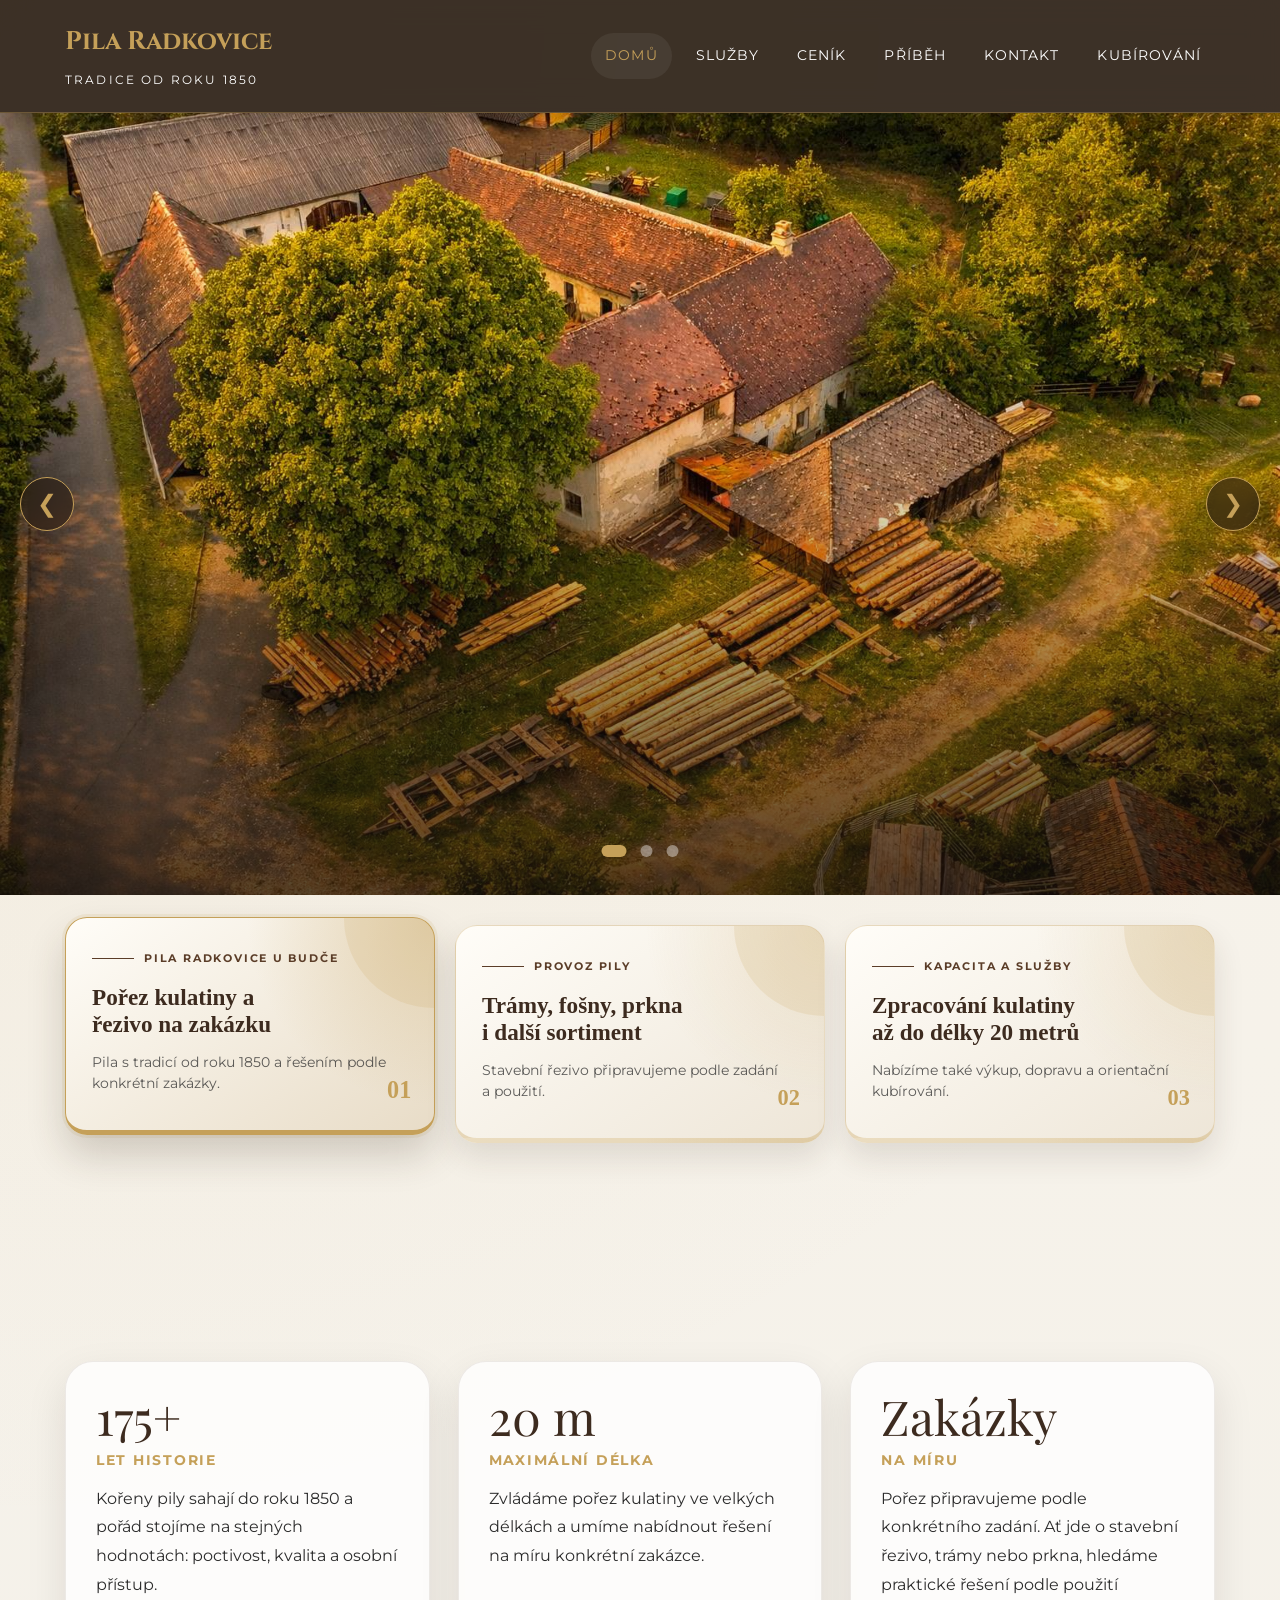
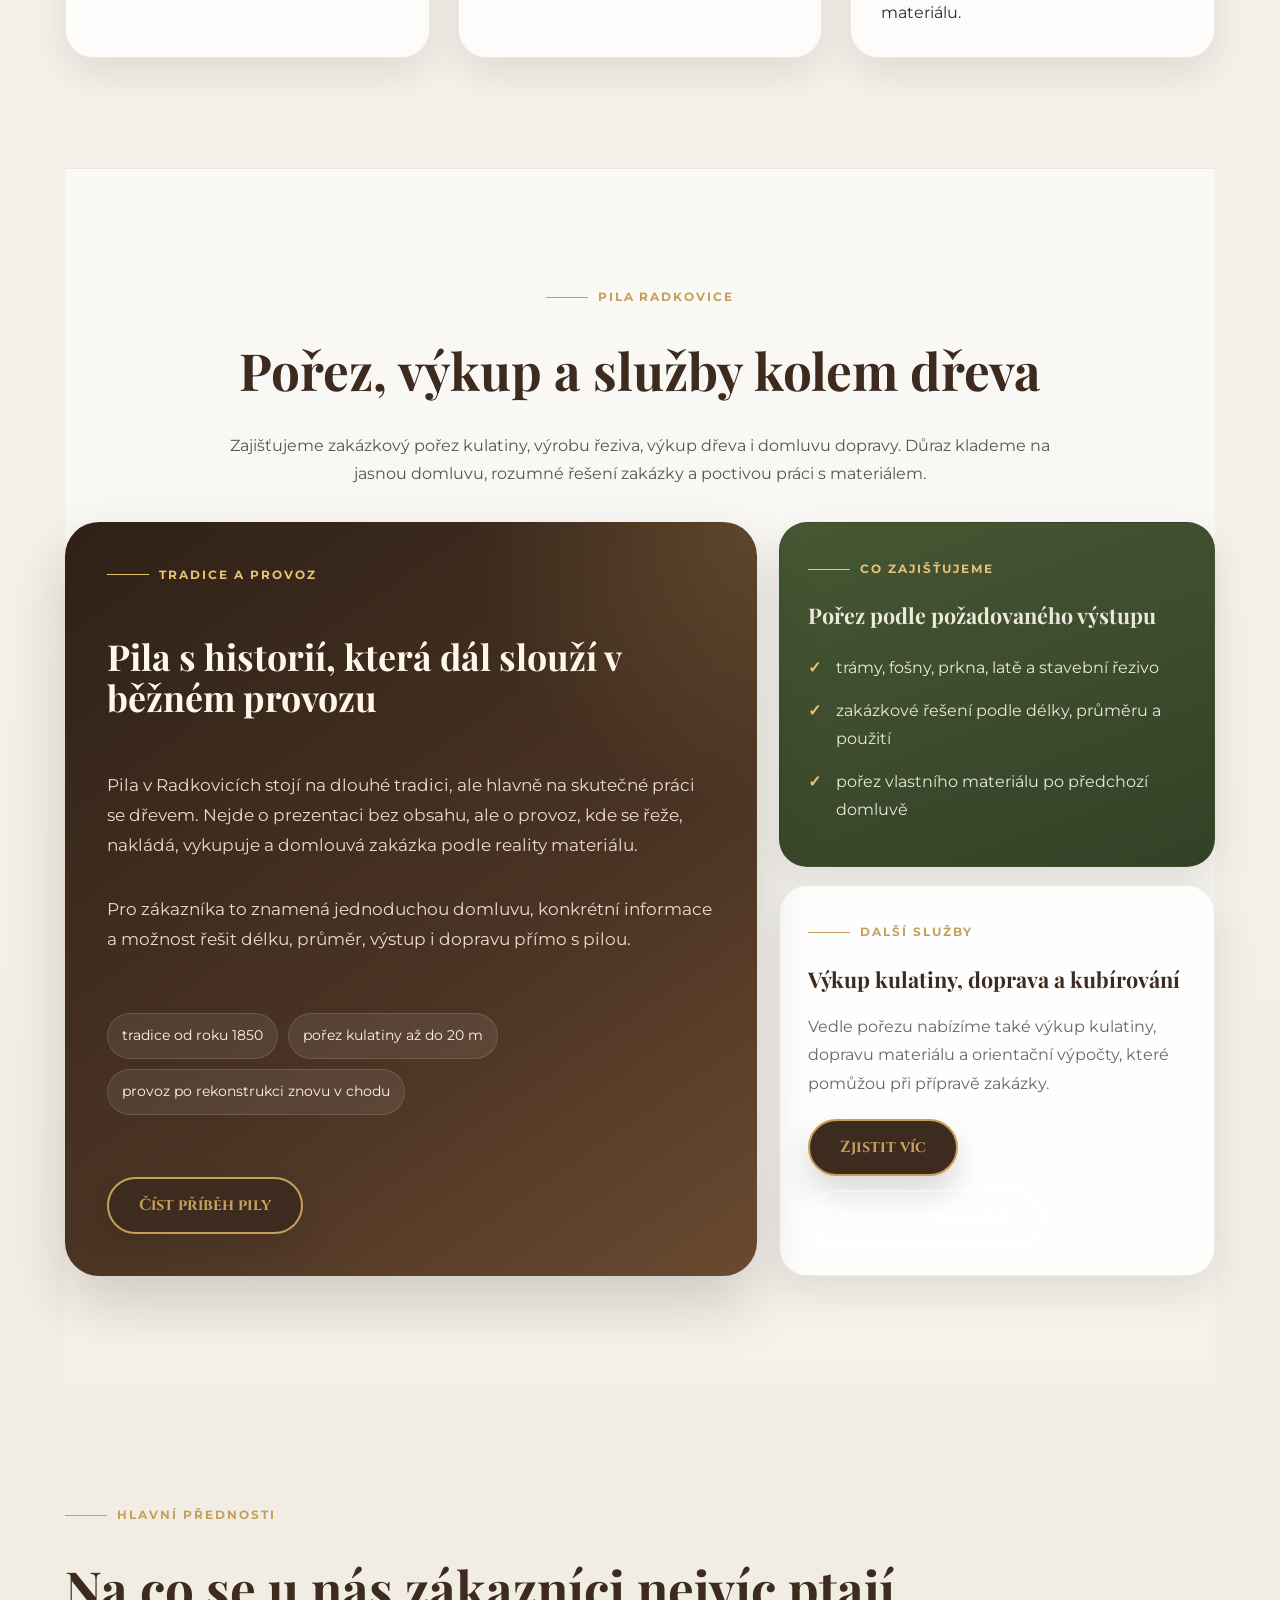
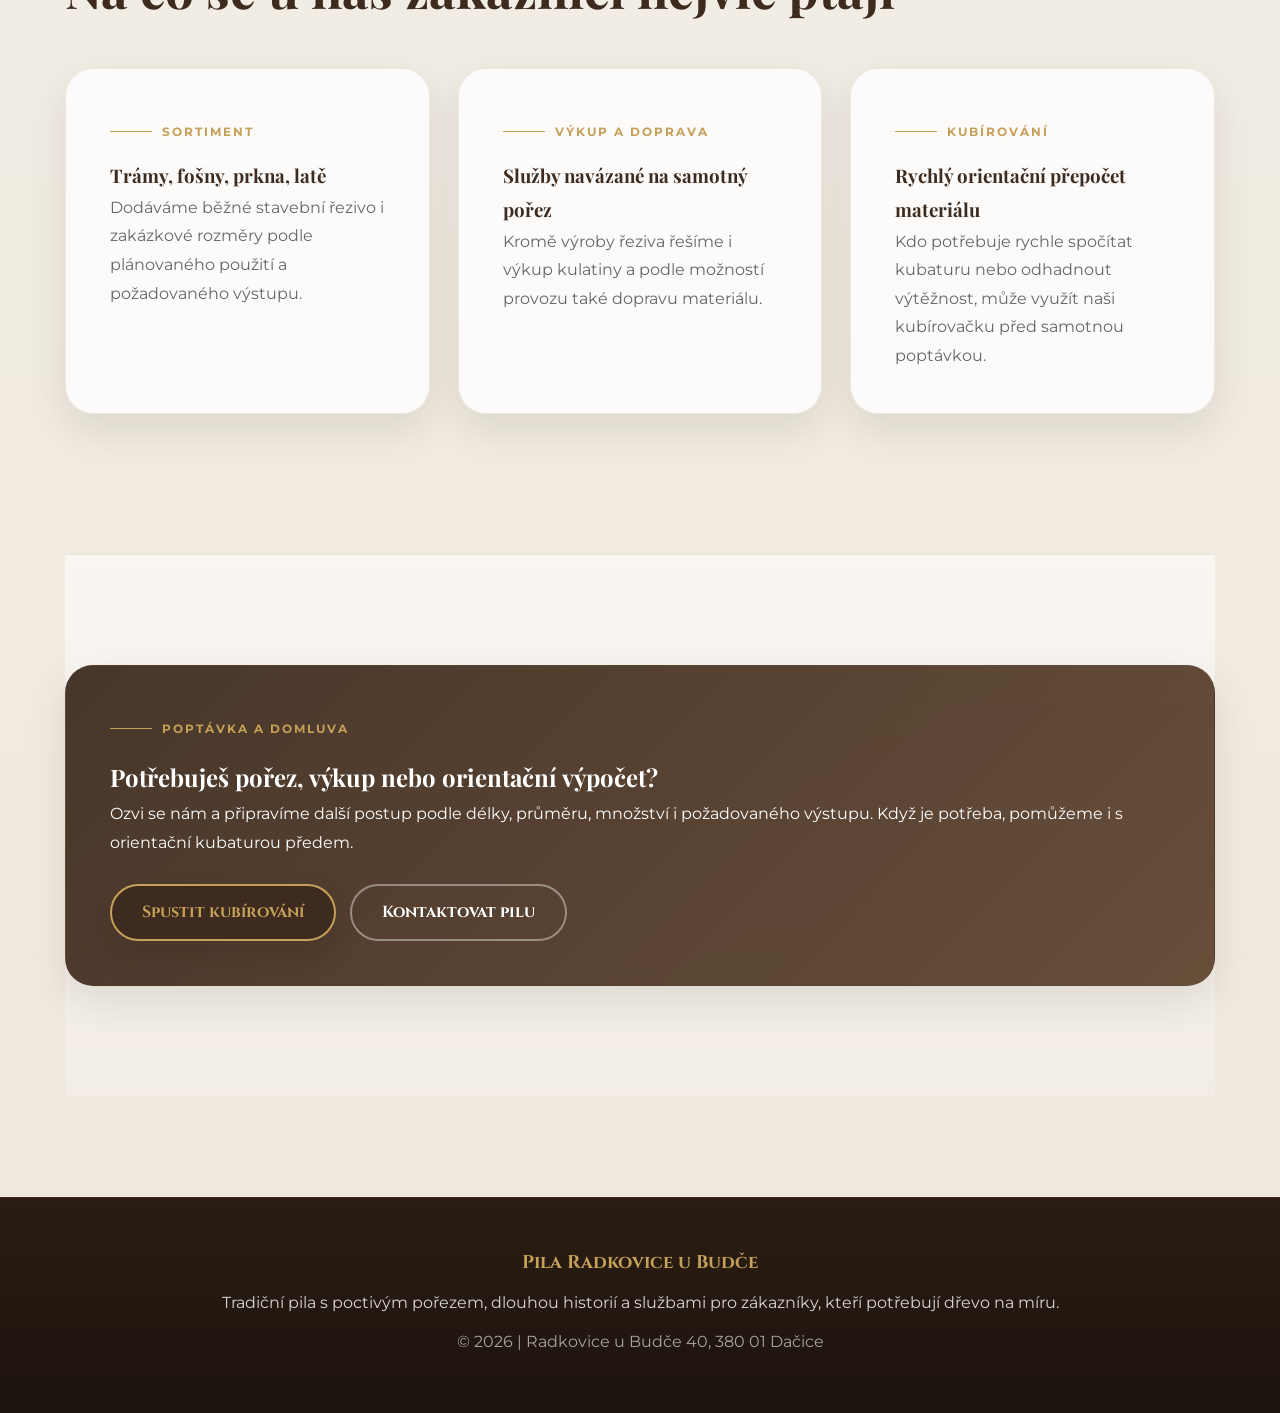
<file: index.html>
<!DOCTYPE html>
<html lang="cs">
<head>
  <meta charset="utf-8">
  <meta name="viewport" content="width=device-width, initial-scale=1.0">
  <title>Pila Radkovice u Budče | Založeno 1850</title>
  <link rel="stylesheet" href="css/style.css">
</head>
<body class="page-home">

  <header class="site-header">
    <div class="container header-inner">
      <a class="brand" href="index.html">
        <strong>Pila Radkovice</strong>
        <span>Tradice od roku 1850</span>
      </a>
      <button class="hamburger" aria-label="Otevřít menu" aria-expanded="false" aria-controls="main-nav">
        <span></span>
        <span></span>
        <span></span>
      </button>
      <nav class="nav" id="main-nav">
        <a class="active" href="index.html">Domů</a>
        <a href="Sluzby.html">Služby</a>
        <a href="Cenik.html">Ceník</a>
        <a href="Historie.html">Příběh</a>
        <a href="Kontakty.html">Kontakt</a>
        <a href="Kubirace.html">Kubírování</a>
      </nav>
    </div>
  </header>

  <section class="main-carousel">
    <div class="carousel-container">
      <div class="main-slide active" style="background-image: url('img/homepage.jpg');">
      </div>

      <div class="main-slide" style="background-image: url('img/img3.jpg');">
      </div>

      <div class="main-slide" style="background-image: url('img/img2.jpg');">
      </div>

      <button class="carousel-arrow prev" onclick="changeSlide(-1)">&#10094;</button>
      <button class="carousel-arrow next" onclick="changeSlide(1)">&#10095;</button>

      <div class="carousel-indicators">
        <span class="ind-dot active" onclick="setSlide(0)"></span>
        <span class="ind-dot" onclick="setSlide(1)"></span>
        <span class="ind-dot" onclick="setSlide(2)"></span>
      </div>
    </div>
  </section>

  <section class="carousel-info-strip container" aria-label="Informace z hlavního carouselu">
    <button class="carousel-info-card active" type="button" data-carousel-info="0">
      <span class="eyebrow">Pila Radkovice u Budče</span>
      <strong>Pořez kulatiny a řezivo na zakázku</strong>
      <span>Pila s tradicí od roku 1850 a řešením podle konkrétní zakázky.</span>
    </button>
    <button class="carousel-info-card" type="button" data-carousel-info="1">
      <span class="eyebrow">Provoz pily</span>
      <strong>Trámy, fošny, prkna i další sortiment</strong>
      <span>Stavební řezivo připravujeme podle zadání a použití.</span>
    </button>
    <button class="carousel-info-card" type="button" data-carousel-info="2">
      <span class="eyebrow">Kapacita a služby</span>
      <strong>Zpracování kulatiny až do délky 20 metrů</strong>
      <span>Nabízíme také výkup, dopravu a orientační kubírování.</span>
    </button>
  </section>

  <main class="container page-content">
    <section class="section">
      <div class="kpi-strip">
        <article class="stat-card">
          <span class="stat-value">175+</span>
          <span class="stat-label">let historie</span>
          <p>Kořeny pily sahají do roku 1850 a pořád stojíme na stejných hodnotách: poctivost, kvalita a osobní přístup.</p>
        </article>
        <article class="stat-card">
          <span class="stat-value">20 m</span>
          <span class="stat-label">maximální délka</span>
          <p>Zvládáme pořez kulatiny ve velkých délkách a umíme nabídnout řešení na míru konkrétní zakázce.</p>
        </article>
        <article class="stat-card">
          <span class="stat-value">Zakázky</span>
          <span class="stat-label">na míru</span>
          <p>Pořez připravujeme podle konkrétního zadání. Ať jde o stavební řezivo, trámy nebo prkna, hledáme praktické řešení podle použití materiálu.</p>
        </article>
      </div>
    </section>

    <section class="section section-alt home-why-section">
      <div class="section-head">
        <span class="eyebrow">Pila Radkovice</span>
        <h2>Pořez, výkup a služby kolem dřeva</h2>
        <p class="lead">Zajišťujeme zakázkový pořez kulatiny, výrobu řeziva, výkup dřeva i domluvu dopravy. Důraz klademe na jasnou domluvu, rozumné řešení zakázky a poctivou práci s materiálem.</p>
      </div>

      <div class="home-story-layout">
        <article class="home-story-main">
          <div class="home-story-main-inner">
            <span class="eyebrow">Tradice a provoz</span>
            <h3>Pila s historií, která dál slouží v běžném provozu</h3>
            <p>Pila v Radkovicích stojí na dlouhé tradici, ale hlavně na skutečné práci se dřevem. Nejde o prezentaci bez obsahu, ale o provoz, kde se řeže, nakládá, vykupuje a domlouvá zakázka podle reality materiálu.</p>
            <p>Pro zákazníka to znamená jednoduchou domluvu, konkrétní informace a možnost řešit délku, průměr, výstup i dopravu přímo s pilou.</p>
            <div class="home-story-points">
              <span>tradice od roku 1850</span>
              <span>pořez kulatiny až do 20 m</span>
              <span>provoz po rekonstrukci znovu v chodu</span>
            </div>
            <div class="button-row">
              <a href="Historie.html" class="btn">Číst příběh pily</a>
            </div>
          </div>
        </article>

        <div class="home-story-side">
          <article class="home-story-card home-story-card-dark">
            <span class="eyebrow">Co zajišťujeme</span>
            <h3>Pořez podle požadovaného výstupu</h3>
            <ul class="service-stack">
              <li>trámy, fošny, prkna, latě a stavební řezivo</li>
              <li>zakázkové řešení podle délky, průměru a použití</li>
              <li>pořez vlastního materiálu po předchozí domluvě</li>
            </ul>
          </article>

          <article class="home-story-card">
            <span class="eyebrow">Další služby</span>
            <h3>Výkup kulatiny, doprava a kubírování</h3>
            <p class="muted">Vedle pořezu nabízíme také výkup kulatiny, dopravu materiálu a orientační výpočty, které pomůžou při přípravě zakázky.</p>
            <div class="button-row">
              <a href="Sluzby.html" class="btn">Zjistit víc</a>
              <a href="Kubirace.html" class="btn-secondary">Spustit kalkulačku</a>
            </div>
          </article>
        </div>
      </div>
    </section>

    <section class="section">
      <div class="section-head">
        <span class="eyebrow">Hlavní přednosti</span>
        <h2>Na co se u nás zákazníci nejvíc ptají</h2>
      </div>

      <div class="feature-grid">
        <article class="card">
          <div class="card-pad">
            <span class="eyebrow">Sortiment</span>
            <h3>Trámy, fošny, prkna, latě</h3>
            <p class="muted">Dodáváme běžné stavební řezivo i zakázkové rozměry podle plánovaného použití a požadovaného výstupu.</p>
          </div>
        </article>
        <article class="card">
          <div class="card-pad">
            <span class="eyebrow">Výkup a doprava</span>
            <h3>Služby navázané na samotný pořez</h3>
            <p class="muted">Kromě výroby řeziva řešíme i výkup kulatiny a podle možností provozu také dopravu materiálu.</p>
          </div>
        </article>
        <article class="card">
          <div class="card-pad">
            <span class="eyebrow">Kubírování</span>
            <h3>Rychlý orientační přepočet materiálu</h3>
            <p class="muted">Kdo potřebuje rychle spočítat kubaturu nebo odhadnout výtěžnost, může využít naši kubírovačku před samotnou poptávkou.</p>
          </div>
        </article>
      </div>
    </section>

    <section class="section section-alt">
      <div class="cta-band">
        <span class="eyebrow">Poptávka a domluva</span>
        <h2>Potřebuješ pořez, výkup nebo orientační výpočet?</h2>
        <p>Ozvi se nám a připravíme další postup podle délky, průměru, množství i požadovaného výstupu. Když je potřeba, pomůžeme i s orientační kubaturou předem.</p>
        <div class="button-row">
          <a href="Kubirace.html" class="btn">Spustit kubírování</a>
          <a href="Kontakty.html" class="btn-secondary">Kontaktovat pilu</a>
        </div>
      </div>
    </section>
  </main>

  <footer class="site-footer">
    <div class="container">
      <strong>Pila Radkovice u Budče</strong>
      <p>Tradiční pila s poctivým pořezem, dlouhou historií a službami pro zákazníky, kteří potřebují dřevo na míru.</p>
      <p class="muted">© <span id="y"></span> | Radkovice u Budče 40, 380 01 Dačice</p>
    </div>
  </footer>

  <script src="js/site.js" defer></script>
</body>
</html>
</file>
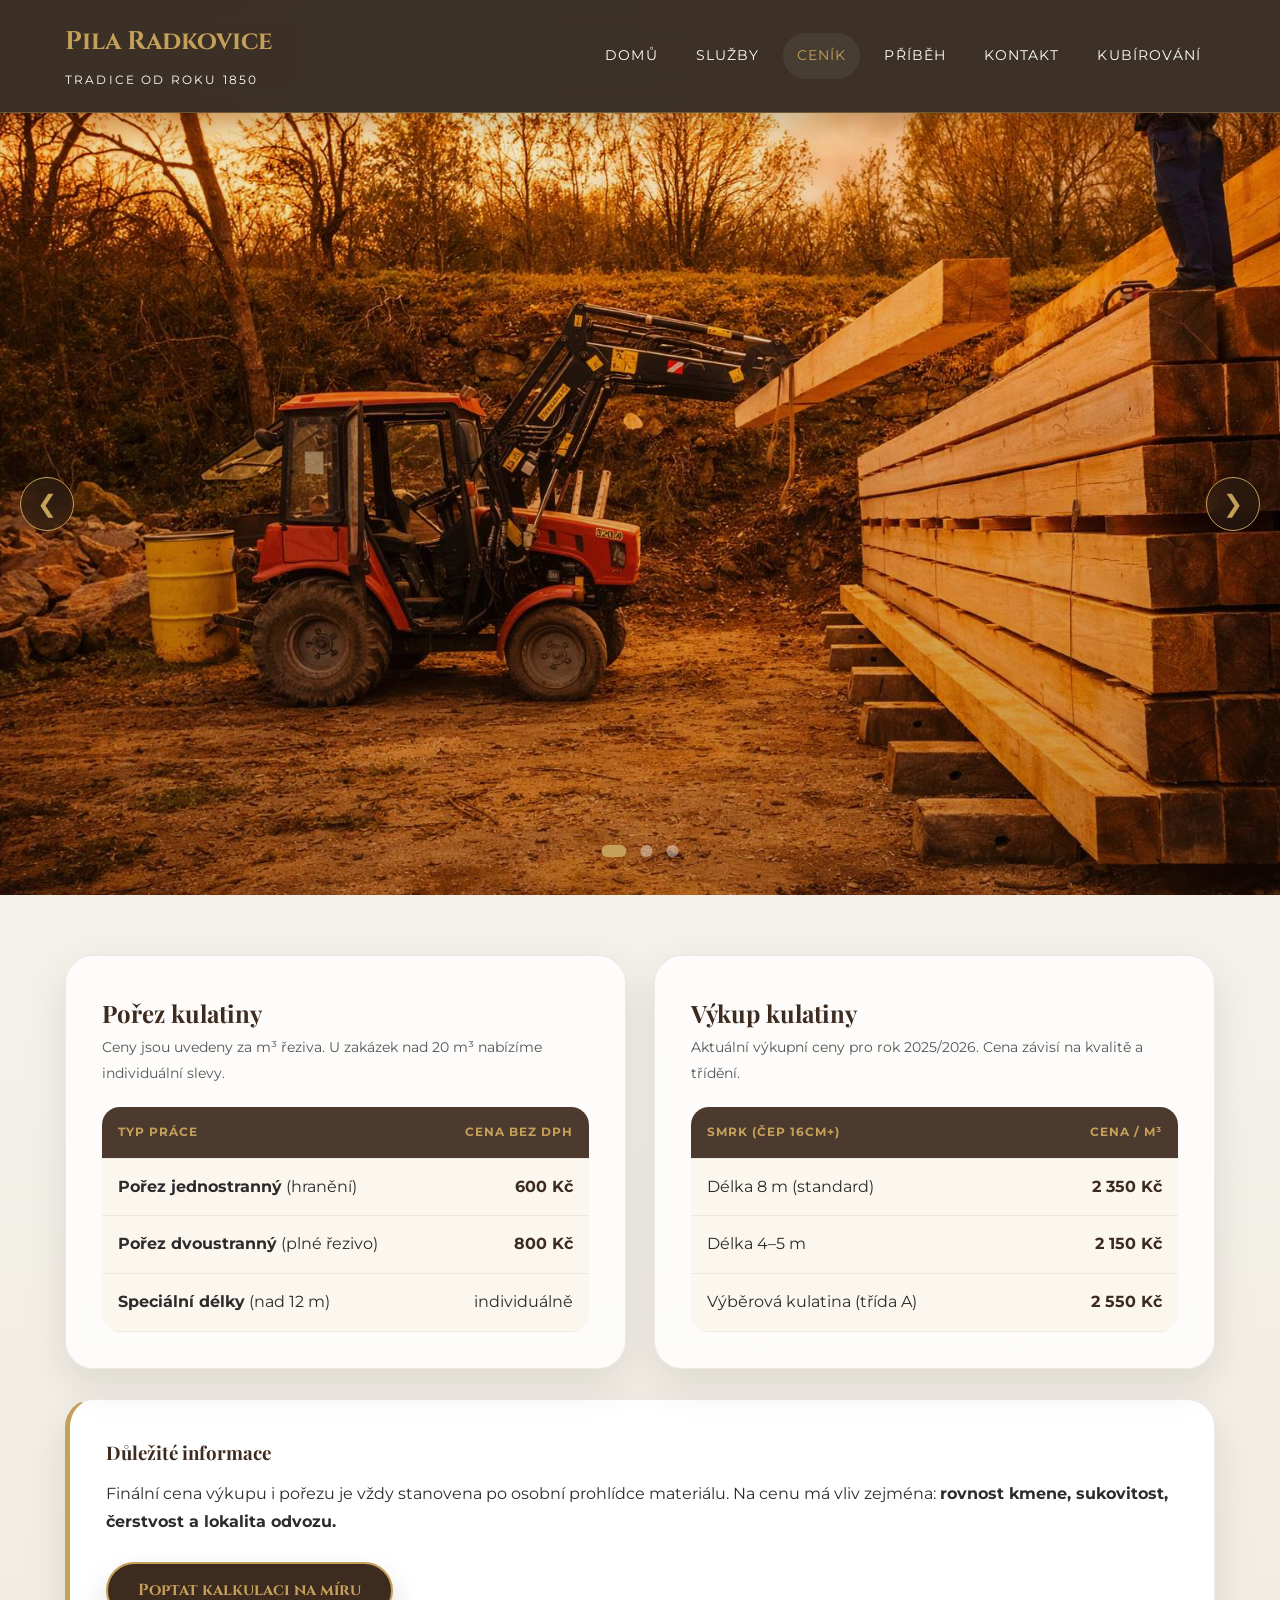
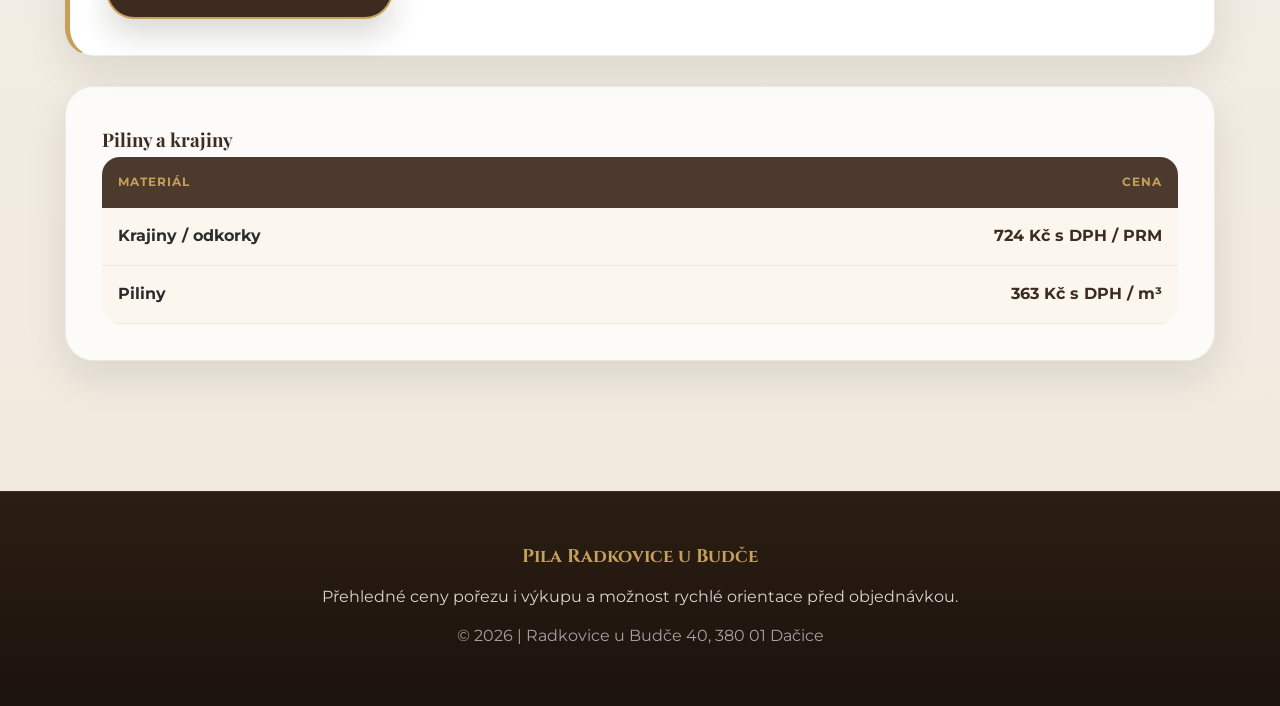
<file: Cenik.html>
<!DOCTYPE html>
<html lang="cs">
<head>
  <meta charset="utf-8">
  <meta name="viewport" content="width=device-width, initial-scale=1.0">
  <title>Ceník služeb | Pila Radkovice</title>
  <link rel="stylesheet" href="css/style.css">
</head>
<body>

  <header class="site-header">
    <div class="container header-inner">
      <a class="brand" href="index.html">
        <strong>Pila Radkovice</strong>
        <span>Tradice od roku 1850</span>
      </a>
      <button class="hamburger" aria-label="Otevřít menu" aria-expanded="false" aria-controls="main-nav">
        <span></span>
        <span></span>
        <span></span>
      </button>
      <nav class="nav" id="main-nav">
        <a href="index.html">Domů</a>
        <a href="Sluzby.html">Služby</a>
        <a class="active" href="Cenik.html">Ceník</a>
        <a href="Historie.html">Příběh</a>
        <a href="Kontakty.html">Kontakt</a>
        <a href="Kubirace.html">Kubírování</a>
      </nav>
    </div>
  </header>

<section class="main-carousel">
  <div class="carousel-container">
    
    <div class="main-slide active" style="background-image: url('img/cenik1.jpg');">
    </div>
    <div class="main-slide" style="background-image: url('img/cenik2.jpg');">
    </div>

    <div class="main-slide" style="background-image: url('img/cenik3.jpg');">
    </div>

    <button class="carousel-arrow prev" onclick="changeSlide(-1)">&#10094;</button>
    <button class="carousel-arrow next" onclick="changeSlide(1)">&#10095;</button>
    
    <div class="carousel-indicators">
      <span class="ind-dot active" onclick="setSlide(0)"></span>
      <span class="ind-dot" onclick="setSlide(1)"></span>
      <span class="ind-dot" onclick="setSlide(2)"></span>
    </div>
  </div>
</section>

  <main class="container page-content">
    
    <div class="grid">
      <section class="card">
        <div class="card-pad">
          <h2>Pořez kulatiny</h2>
          <p style="margin-bottom: 20px; font-size: 0.9rem; opacity: 0.8;">Ceny jsou uvedeny za m³ řeziva. U zakázek nad 20 m³ nabízíme individuální slevy.</p>
          
          <div class="table-wrap">
            <table class="modern-table">
              <thead>
                <tr>
                  <th>Typ práce</th>
                  <th style="text-align: right;">Cena bez DPH</th>
                </tr>
              </thead>
              <tbody>
                <tr>
                  <td><strong>Pořez jednostranný</strong> (hranění)</td>
                  <td style="text-align: right;"><span class="highlight">600 Kč</span></td>
                </tr>
                <tr>
                  <td><strong>Pořez dvoustranný</strong> (plné řezivo)</td>
                  <td style="text-align: right;"><span class="highlight">800 Kč</span></td>
                </tr>
                <tr>
                  <td><strong>Speciální délky</strong> (nad 12 m)</td>
                  <td style="text-align: right;">individuálně</td>
                </tr>
              </tbody>
            </table>
          </div>
        </div>
      </section>

      <section class="card">
        <div class="card-pad">
          <h2>Výkup kulatiny</h2>
          <p style="margin-bottom: 20px; font-size: 0.9rem; opacity: 0.8;">Aktuální výkupní ceny pro rok 2025/2026. Cena závisí na kvalitě a třídění.</p>
          
          <div class="table-wrap">
            <table class="modern-table">
              <thead>
                <tr>
                  <th>Smrk (čep 16cm+)</th>
                  <th style="text-align: right;">Cena / m³</th>
                </tr>
              </thead>
              <tbody>
                <tr>
                  <td>Délka 8 m (standard)</td>
                  <td style="text-align: right;"><span class="highlight">2 350 Kč</span></td>
                </tr>
                <tr>
                  <td>Délka 4–5 m</td>
                  <td style="text-align: right;"><span class="highlight">2 150 Kč</span></td>
                </tr>
                <tr>
                  <td>Výběrová kulatina (třída A)</td>
                  <td style="text-align: right;"><span class="highlight">2 550 Kč</span></td>
                </tr>
              </tbody>
            </table>
          </div>
        </div>
      </section>
    </div>

    <div class="card" style="border-left: 5px solid var(--gold); background: #fff;">
        <div class="card-pad">
            <h3>Důležité informace</h3>
            <p style="margin-top: 10px;">Finální cena výkupu i pořezu je vždy stanovena po osobní prohlídce materiálu. Na cenu má vliv zejména: <strong>rovnost kmene, sukovitost, čerstvost a lokalita odvozu.</strong></p>
            <div style="margin-top: 25px;">
                <a href="Kontakty.html" class="btn">Poptat kalkulaci na míru</a>
            </div>
        </div>
    </div>

    <div class="card" style="margin-top: 30px;">
      <div class="card-pad">
        <h3>Piliny a krajiny</h3>

        <div class="table-wrap">
          <table class="modern-table">
            <thead>
              <tr>
                <th>Materiál</th>
                <th style="text-align: right;">Cena</th>
              </tr>
            </thead>
            <tbody>
              <tr>
                <td><strong>Krajiny / odkorky</strong></td>
                <td style="text-align: right;"><span class="highlight">724 Kč s DPH / PRM</span></td>
              </tr>
              <tr>
                <td><strong>Piliny</strong></td>
                <td style="text-align: right;"><span class="highlight">363 Kč s DPH / m³</span></td>
              </tr>
            </tbody>
          </table>
        </div>

      </div>
    </div>

  </main>

  <footer class="site-footer">
    <div class="container">
      <strong>Pila Radkovice u Budče</strong>
      <p>Přehledné ceny pořezu i výkupu a možnost rychlé orientace před objednávkou.</p>
      <p class="muted">© <span id="y"></span> | Radkovice u Budče 40, 380 01 Dačice</p>
    </div>
  </footer>

  <script src="js/site.js" defer></script>
</body>
</html>
</file>
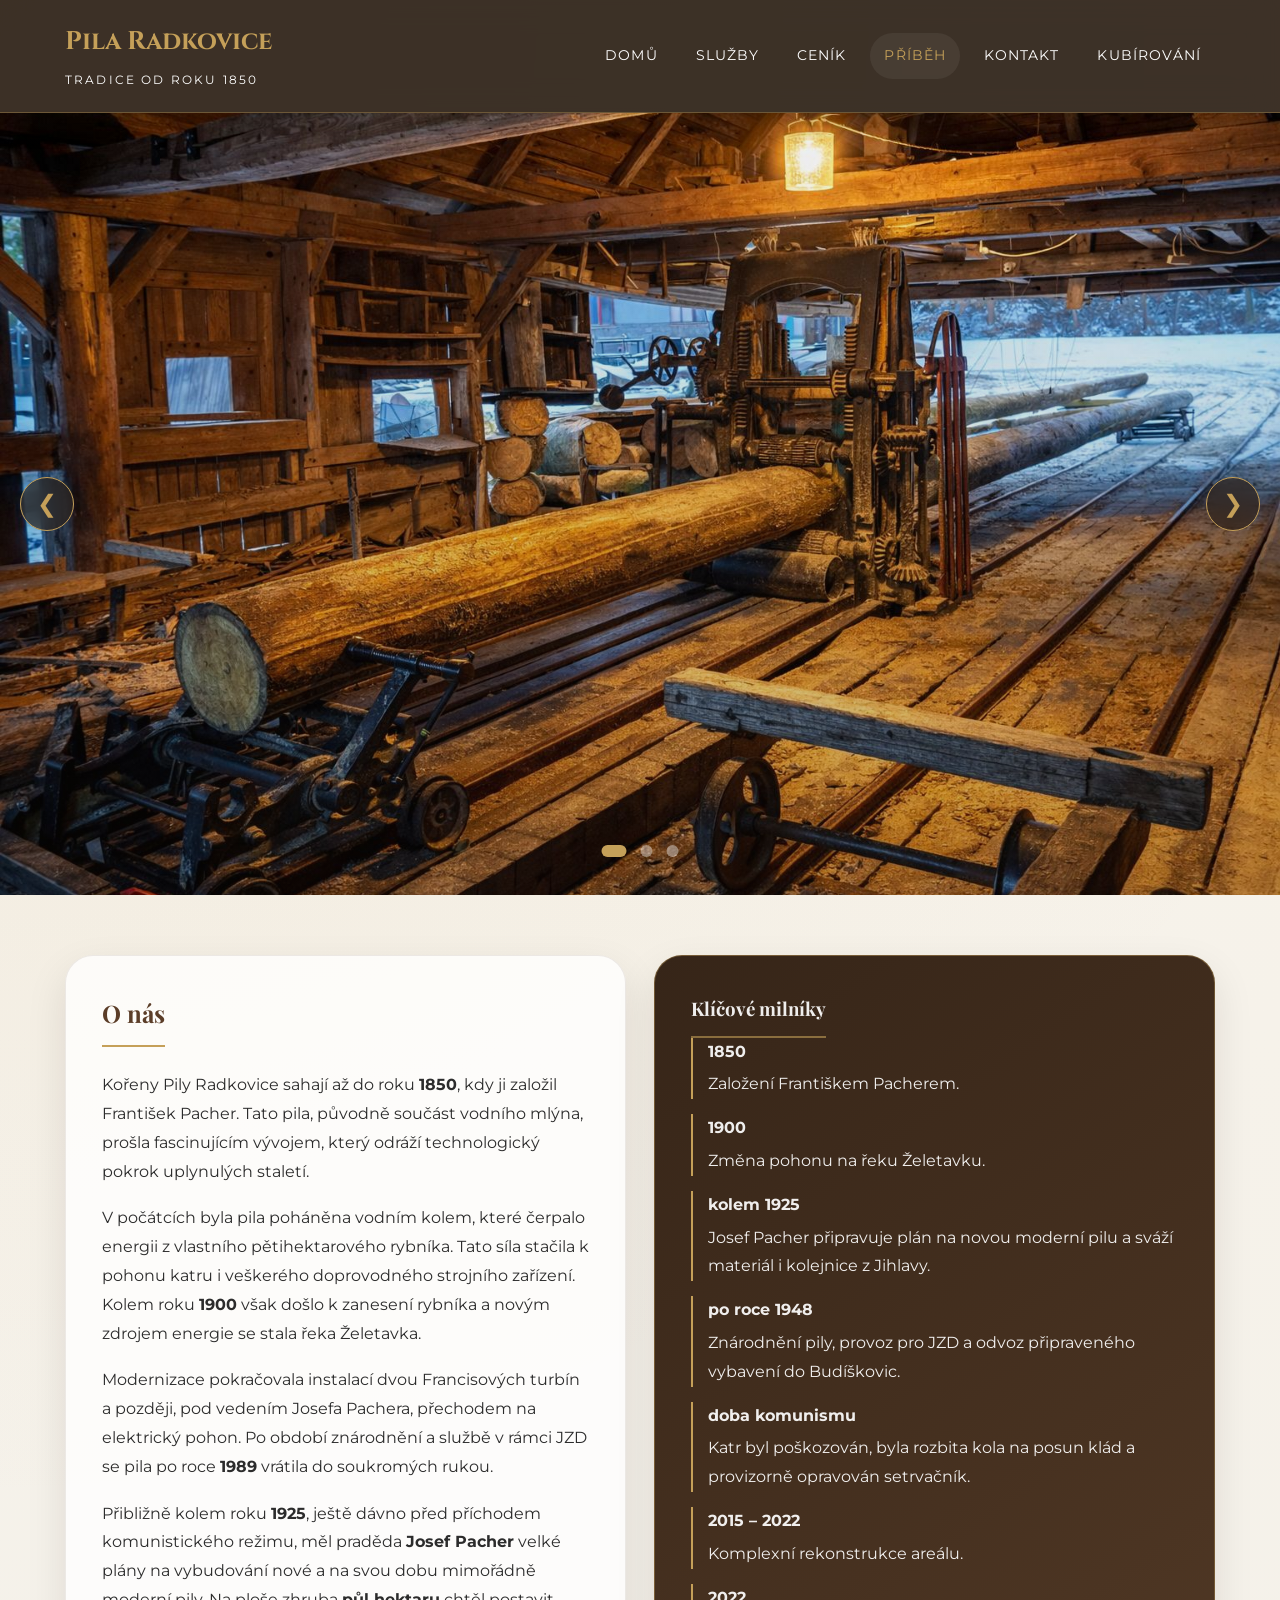
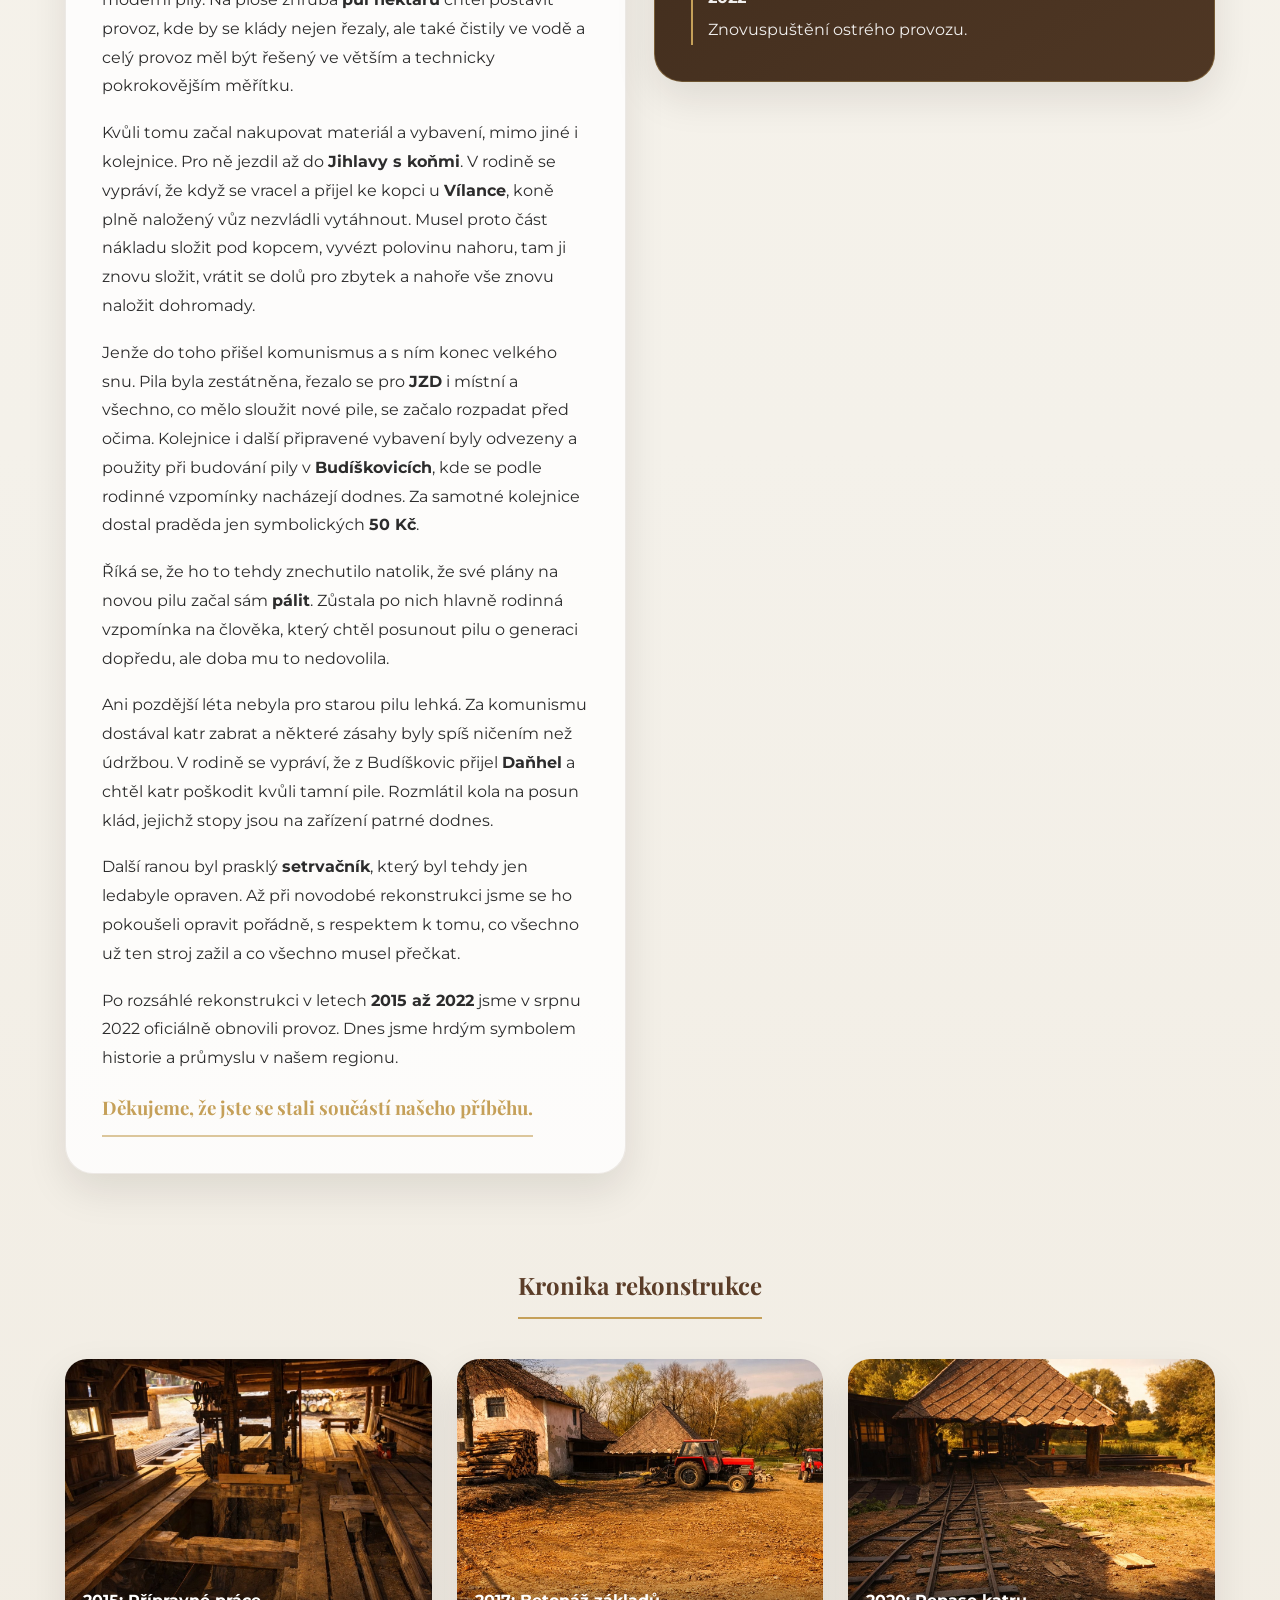
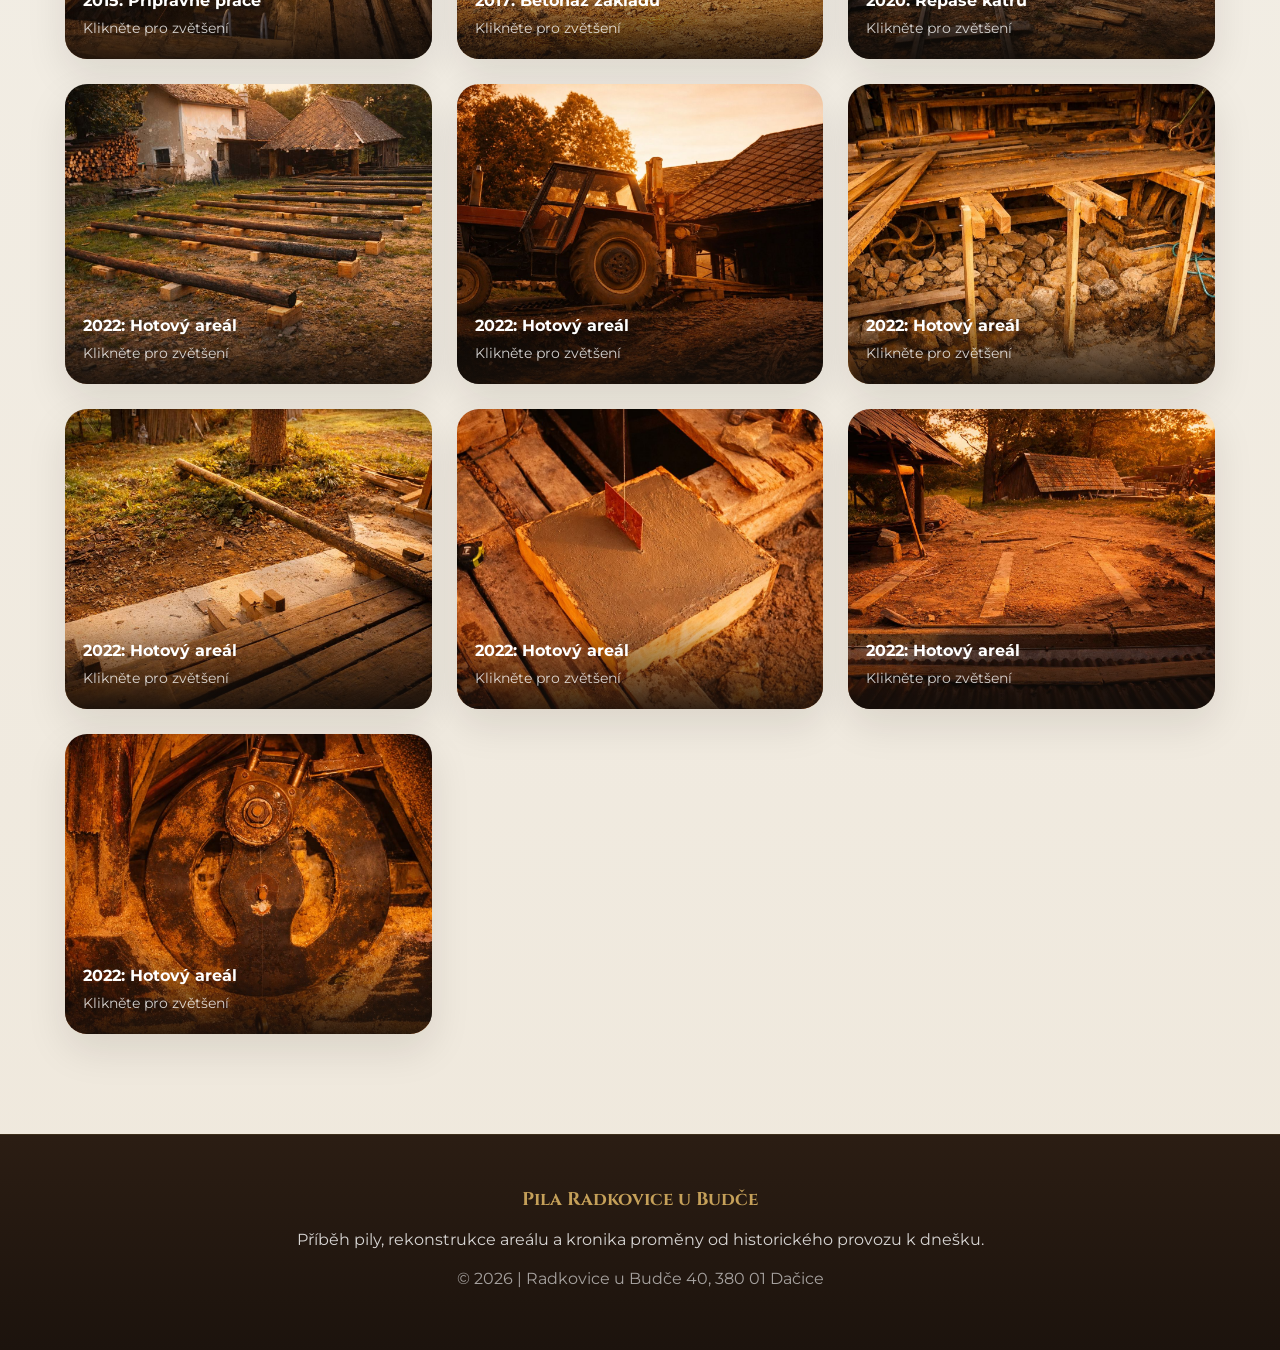
<file: Historie.html>
<!DOCTYPE html>
<html lang="cs">
<head>
  <meta charset="utf-8">
  <meta name="viewport" content="width=device-width, initial-scale=1.0">
  <title>Příběh pily | Pila Radkovice</title>
  <link rel="stylesheet" href="css/style.css">
</head>
<body class="page-history">

  <header class="site-header">
    <div class="container header-inner">
      <a class="brand" href="index.html">
        <strong>Pila Radkovice</strong>
        <span>Tradice od roku 1850</span>
      </a>
      <button class="hamburger" aria-label="Otevřít menu" aria-expanded="false" aria-controls="main-nav">
        <span></span>
        <span></span>
        <span></span>
      </button>
      <nav class="nav" id="main-nav">
        <a href="index.html">Domů</a>
        <a href="Sluzby.html">Služby</a>
        <a href="Cenik.html">Ceník</a>
        <a class="active" href="Historie.html">Příběh</a>
        <a href="Kontakty.html">Kontakt</a>
        <a href="Kubirace.html">Kubírování</a>
      </nav>
    </div>
  </header>
  <section class="main-carousel">
  <div class="carousel-container">
    
    <div class="main-slide active" style="background-image: url('img/img2.jpg');">
    </div>
    <div class="main-slide" style="background-image: url('img/img3.jpg');">
    </div>

    <div class="main-slide" style="background-image: url('img/img4.jpg');">
    </div>

    <button class="carousel-arrow prev" onclick="changeSlide(-1)">&#10094;</button>
    <button class="carousel-arrow next" onclick="changeSlide(1)">&#10095;</button>
    
    <div class="carousel-indicators">
      <span class="ind-dot active" onclick="setSlide(0)"></span>
      <span class="ind-dot" onclick="setSlide(1)"></span>
      <span class="ind-dot" onclick="setSlide(2)"></span>
    </div>
  </div>
</section>

  <main class="container page-content">
    
    <div class="grid">
      <article class="card">
        <div class="card-pad prose">
          <h2 class="accent-title">O nás</h2>
          
          <p>
            Kořeny Pily Radkovice sahají až do roku <strong>1850</strong>, kdy ji založil František Pacher. Tato pila, původně součást vodního mlýna, prošla fascinujícím vývojem, který odráží technologický pokrok uplynulých staletí.
          </p>

          <p>
            V počátcích byla pila poháněna vodním kolem, které čerpalo energii z vlastního pětihektarového rybníka. Tato síla stačila k pohonu katru i veškerého doprovodného strojního zařízení. Kolem roku <strong>1900</strong> však došlo k zanesení rybníka a novým zdrojem energie se stala řeka Želetavka.
          </p>

          <p>
            Modernizace pokračovala instalací dvou Francisových turbín a později, pod vedením Josefa Pachera, přechodem na elektrický pohon. Po období znárodnění a službě v rámci JZD se pila po roce <strong>1989</strong> vrátila do soukromých rukou.
          </p>

          <p>
            Přibližně kolem roku <strong>1925</strong>, ještě dávno před příchodem komunistického režimu, měl praděda <strong>Josef Pacher</strong> velké plány na vybudování nové a na svou dobu mimořádně moderní pily. Na ploše zhruba <strong>půl hektaru</strong> chtěl postavit provoz, kde by se klády nejen řezaly, ale také čistily ve vodě a celý provoz měl být řešený ve větším a technicky pokrokovějším měřítku.
          </p>

          <p>
            Kvůli tomu začal nakupovat materiál a vybavení, mimo jiné i kolejnice. Pro ně jezdil až do <strong>Jihlavy s koňmi</strong>. V rodině se vypráví, že když se vracel a přijel ke kopci u <strong>Vílance</strong>, koně plně naložený vůz nezvládli vytáhnout. Musel proto část nákladu složit pod kopcem, vyvézt polovinu nahoru, tam ji znovu složit, vrátit se dolů pro zbytek a nahoře vše znovu naložit dohromady.
          </p>

          <p>
            Jenže do toho přišel komunismus a s ním konec velkého snu. Pila byla zestátněna, řezalo se pro <strong>JZD</strong> i místní a všechno, co mělo sloužit nové pile, se začalo rozpadat před očima. Kolejnice i další připravené vybavení byly odvezeny a použity při budování pily v <strong>Budíškovicích</strong>, kde se podle rodinné vzpomínky nacházejí dodnes. Za samotné kolejnice dostal praděda jen symbolických <strong>50 Kč</strong>.
          </p>

          <p>
            Říká se, že ho to tehdy znechutilo natolik, že své plány na novou pilu začal sám <strong>pálit</strong>. Zůstala po nich hlavně rodinná vzpomínka na člověka, který chtěl posunout pilu o generaci dopředu, ale doba mu to nedovolila.
          </p>

          <p>
            Ani pozdější léta nebyla pro starou pilu lehká. Za komunismu dostával katr zabrat a některé zásahy byly spíš ničením než údržbou. V rodině se vypráví, že z Budíškovic přijel <strong>Daňhel</strong> a chtěl katr poškodit kvůli tamní pile. Rozmlátil kola na posun klád, jejichž stopy jsou na zařízení patrné dodnes.
          </p>

          <p>
            Další ranou byl prasklý <strong>setrvačník</strong>, který byl tehdy jen ledabyle opraven. Až při novodobé rekonstrukci jsme se ho pokoušeli opravit pořádně, s respektem k tomu, co všechno už ten stroj zažil a co všechno musel přečkat.
          </p>

          <p>
            Po rozsáhlé rekonstrukci v letech <strong>2015 až 2022</strong> jsme v srpnu 2022 oficiálně obnovili provoz. Dnes jsme hrdým symbolem historie a průmyslu v našem regionu.
          </p>

          <h3 class="accent-title accent-title-light">Děkujeme, že jste se stali součástí našeho příběhu.</h3>
        </div>
      </article>

      <aside>
        <article class="card surface-dark timeline-card">
          <div class="card-pad">
            <h3 class="accent-title accent-title-light">Klíčové milníky</h3>
            <ul class="timeline-list">
              <li>
                <strong class="timeline-year">1850</strong>
                Založení Františkem Pacherem.
              </li>
              <li>
                <strong class="timeline-year">1900</strong>
                Změna pohonu na řeku Želetavku.
              </li>
              <li>
                <strong class="timeline-year">kolem 1925</strong>
                Josef Pacher připravuje plán na novou moderní pilu a sváží materiál i kolejnice z Jihlavy.
              </li>
              <li>
                <strong class="timeline-year">po roce 1948</strong>
                Znárodnění pily, provoz pro JZD a odvoz připraveného vybavení do Budíškovic.
              </li>
              <li>
                <strong class="timeline-year">doba komunismu</strong>
                Katr byl poškozován, byla rozbita kola na posun klád a provizorně opravován setrvačník.
              </li>
              <li>
                <strong class="timeline-year">2015 – 2022</strong>
                Komplexní rekonstrukce areálu.
              </li>
              <li>
                <strong class="timeline-year">2022</strong>
                Znovuspuštění ostrého provozu.
              </li>
            </ul>
          </div>
        </article>
      </aside>
    </div>

    <section class="history-gallery-section">
      <div class="section-title-center">
        <h2 class="accent-title">Kronika rekonstrukce</h2>
      </div>
      
      <div class="gallery-grid">
        <div class="gallery-item" onclick="openLightbox(this)">
          <img src="img/rekonstrukce1.jpg" alt="Demolice">
          <div class="gallery-overlay">
            <span>2015: Přípravné práce</span>
            <p>Klikněte pro zvětšení</p>
          </div>
        </div>
        <div class="gallery-item" onclick="openLightbox(this)">
          <img src="img/rekonstrukce2.jpg" alt="Základy">
          <div class="gallery-overlay">
            <span>2017: Betonáž základů</span>
            <p>Klikněte pro zvětšení</p>
          </div>
        </div>
        <div class="gallery-item" onclick="openLightbox(this)">
          <img src="img/rekonstrukce3.jpg" alt="Katr">
          <div class="gallery-overlay">
            <span>2020: Repase katru</span>
            <p>Klikněte pro zvětšení</p>
          </div>
        </div>
        <div class="gallery-item" onclick="openLightbox(this)">
          <img src="img/rekonstrukce4.jpg" alt="Dokončení">
          <div class="gallery-overlay">
            <span>2022: Hotový areál</span>
            <p>Klikněte pro zvětšení</p>
          </div>
        </div>
         <div class="gallery-item" onclick="openLightbox(this)">
          <img src="img/rekonstrukce5.jpg" alt="Dokončení">
          <div class="gallery-overlay">
            <span>2022: Hotový areál</span>
            <p>Klikněte pro zvětšení</p>
          </div>
        </div>
          <div class="gallery-item" onclick="openLightbox(this)">
          <img src="img/rekonstrukce6.jpg" alt="Dokončení">
          <div class="gallery-overlay">
            <span>2022: Hotový areál</span>
            <p>Klikněte pro zvětšení</p>
          </div>
        </div>
        <div class="gallery-item" onclick="openLightbox(this)">
          <img src="img/rekonstrukce7.jpg" alt="Dokončení">
          <div class="gallery-overlay">
            <span>2022: Hotový areál</span>
            <p>Klikněte pro zvětšení</p>
          </div>
        </div>
        <div class="gallery-item" onclick="openLightbox(this)">
          <img src="img/rekonstrukce8.jpg" alt="Dokončení">
          <div class="gallery-overlay">
            <span>2022: Hotový areál</span>
            <p>Klikněte pro zvětšení</p>
          </div>
        </div>
        <div class="gallery-item" onclick="openLightbox(this)">
          <img src="img/rekonstrukce9.jpg" alt="Dokončení">
          <div class="gallery-overlay">
            <span>2022: Hotový areál</span>
            <p>Klikněte pro zvětšení</p>
          </div>
        </div>
          <div class="gallery-item" onclick="openLightbox(this)">
          <img src="img/rekonstrukce10.jpg" alt="Dokončení">
          <div class="gallery-overlay">
            <span>2022: Hotový areál</span>
            <p>Klikněte pro zvětšení</p>
          </div>
        </div>
      </div>
    </section>
  </main>

  <div id="lightbox" class="lightbox">
    <span class="close-lightbox" onclick="closeLightbox()">&times;</span>
    <button class="lightbox-arrow prev" onclick="changeLightboxImage(-1); event.stopPropagation();">&#10094;</button>
    
    <div class="lightbox-wrapper" onclick="event.stopPropagation();">
        <img class="lightbox-content" id="lightbox-img">
        <div id="lightbox-caption"></div>
    </div>
    
    <button class="lightbox-arrow next" onclick="changeLightboxImage(1); event.stopPropagation();">&#10095;</button>
</div>

  <footer class="site-footer">
    <div class="container">
      <strong>Pila Radkovice u Budče</strong>
      <p>Příběh pily, rekonstrukce areálu a kronika proměny od historického provozu k dnešku.</p>
      <p class="muted">© <span id="y"></span> | Radkovice u Budče 40, 380 01 Dačice</p>
    </div>
  </footer>

 <script src="js/site.js" defer></script>
</body>
</html>
</file>
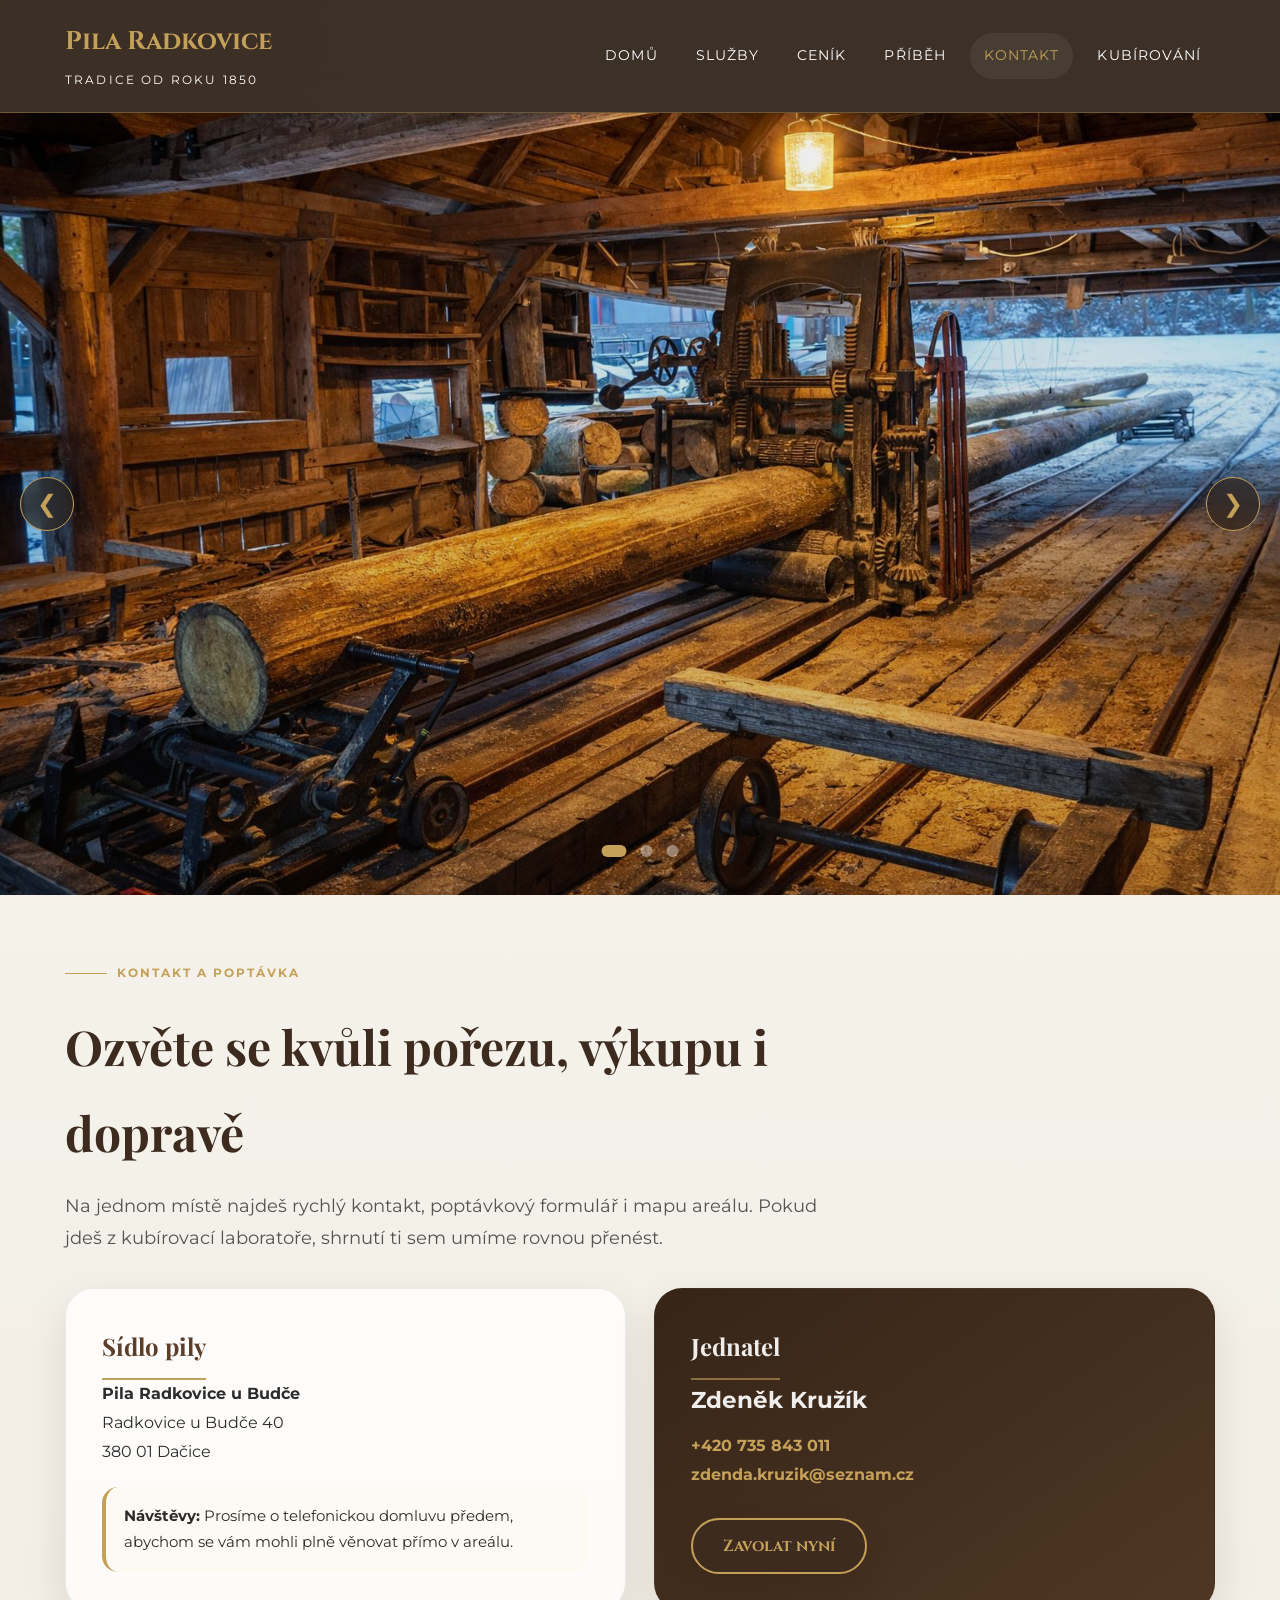
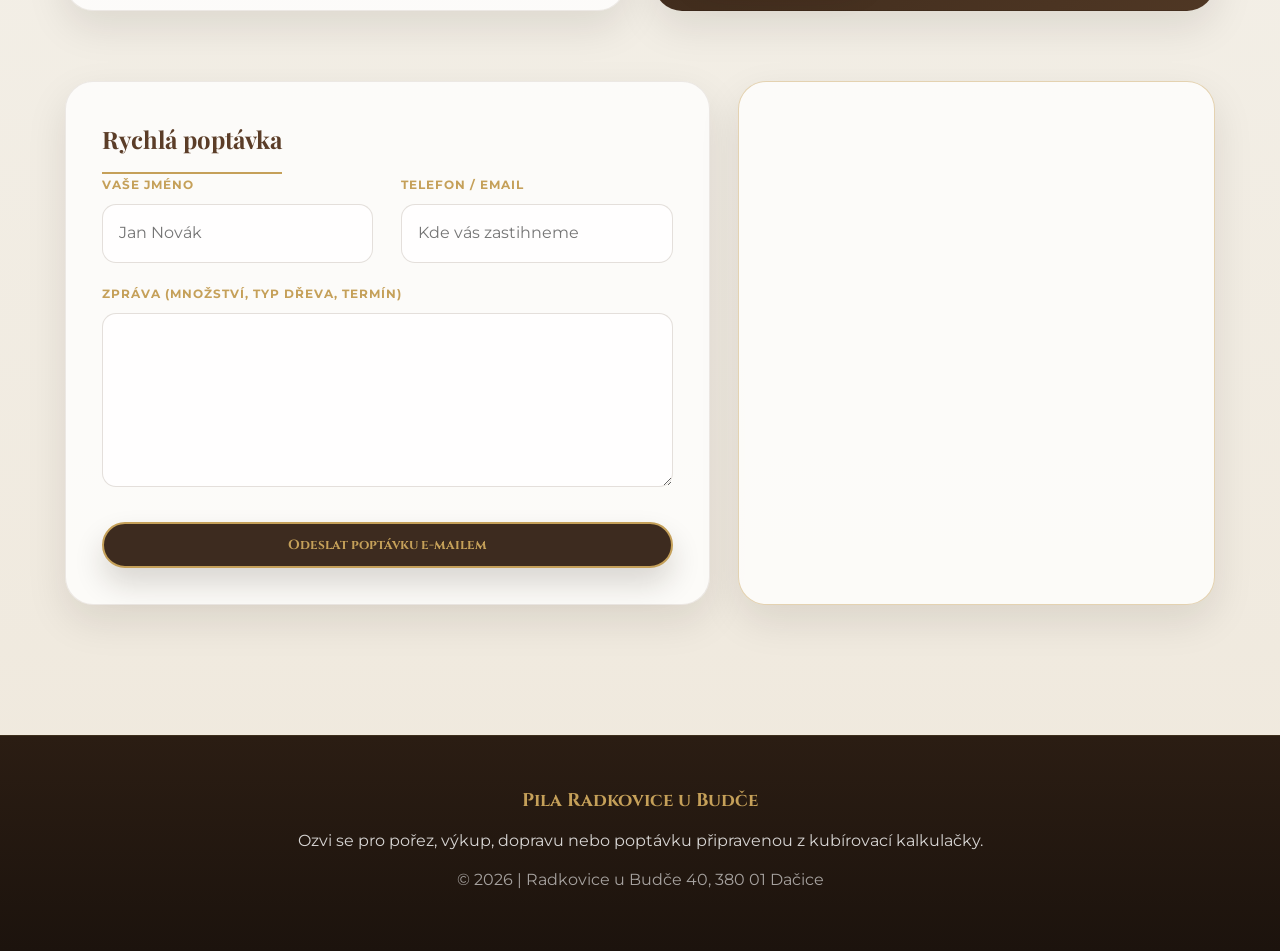
<file: Kontakty.html>
<!DOCTYPE html>
<html lang="cs">
<head>
  <meta charset="utf-8">
  <meta name="viewport" content="width=device-width, initial-scale=1.0">
  <title>Kontakt | Pila Radkovice</title>
  <link rel="stylesheet" href="css/style.css">
</head>
<body>

  <header class="site-header">
    <div class="container header-inner">
      <a class="brand" href="index.html">
        <strong>Pila Radkovice</strong>
        <span>Tradice od roku 1850</span>
      </a>
      <button class="hamburger" aria-label="Otevřít menu" aria-expanded="false" aria-controls="main-nav">
        <span></span>
        <span></span>
        <span></span>
      </button>
      <nav class="nav" id="main-nav">
        <a href="index.html">Domů</a>
        <a href="Sluzby.html">Služby</a>
        <a href="Cenik.html">Ceník</a>
        <a href="Historie.html">Příběh</a>
        <a class="active" href="Kontakty.html">Kontakt</a>
        <a href="Kubirace.html">Kubírování</a>
      </nav>
    </div>
  </header>
<section class="main-carousel">
  <div class="carousel-container">
    
    <div class="main-slide active" style="background-image: url('img/img2.jpg');">
    </div>
    <div class="main-slide" style="background-image: url('img/img3.jpg');">
    </div>

    <div class="main-slide" style="background-image: url('img/img4.jpg');">
    </div>

    <button class="carousel-arrow prev" onclick="changeSlide(-1)">&#10094;</button>
    <button class="carousel-arrow next" onclick="changeSlide(1)">&#10095;</button>
    
    <div class="carousel-indicators">
      <span class="ind-dot active" onclick="setSlide(0)"></span>
      <span class="ind-dot" onclick="setSlide(1)"></span>
      <span class="ind-dot" onclick="setSlide(2)"></span>
    </div>
  </div>
  </section>

  <main class="container page-content">
    <section class="section-head">
      <span class="eyebrow">Kontakt a poptávka</span>
      <h2>Ozvěte se kvůli pořezu, výkupu i dopravě</h2>
      <p class="lead">Na jednom místě najdeš rychlý kontakt, poptávkový formulář i mapu areálu. Pokud jdeš z kubírovací laboratoře, shrnutí ti sem umíme rovnou přenést.</p>
    </section>
    
    <div class="contact-grid" style="margin-bottom: 40px;">
      <section class="card">
        <div class="card-pad">
          <h2 class="accent-title">Sídlo pily</h2>
          <div>
            <p><strong>Pila Radkovice u Budče</strong></p>
            <p>Radkovice u Budče 40</p>
            <p>380 01 Dačice</p>
          </div>
          <div class="notice-box">
            <p><strong>Návštěvy:</strong> Prosíme o telefonickou domluvu předem, abychom se vám mohli plně věnovat přímo v areálu.</p>
          </div>
        </div>
      </section>

      <section class="card surface-dark">
        <div class="card-pad">
          <h2 class="accent-title accent-title-light">Jednatel</h2>
          <div>
            <p class="contact-person">Zdeněk Kružík</p>
            <p style="margin-top: 10px;">
              <a href="tel:+420735843011" class="contact-link">+420 735 843 011</a>
            </p>
            <p>
              <a href="mailto:zdenda.kruzik@seznam.cz" class="contact-link">zdenda.kruzik@seznam.cz</a>
            </p>
          </div>
          <div class="button-row">
            <a href="tel:+420735843011" class="btn">Zavolat nyní</a>
          </div>
        </div>
      </section>
    </div>

    <div class="contact-grid contact-grid-wide">
      <section class="card" id="poptavka">
        <div class="card-pad">
          <h2 class="accent-title">Rychlá poptávka</h2>
          <form onsubmit="sendEmail(event)">
            <div class="form-grid" style="margin-bottom: 20px;">
              <div class="field">
                <label for="f_name">Vaše jméno</label>
                <input class="input" id="f_name" type="text" placeholder="Jan Novák" required>
              </div>
              <div class="field">
                <label for="f_contact">Telefon / Email</label>
                <input class="input" id="f_contact" type="text" placeholder="Kde vás zastihneme" required>
              </div>
            </div>
            <div class="field" style="margin-bottom: 25px;">
              <label for="f_msg">Zpráva (množství, typ dřeva, termín)</label>
              <textarea class="input" id="f_msg" rows="5" required></textarea>
            </div>
            <button type="submit" class="btn full-width-action">Odeslat poptávku e-mailem</button>
          </form>
        </div>
      </section>

      <section class="card map-card">
        <iframe
          src="https://frame.mapy.cz/s/fukozomume"
          allowfullscreen=""
          loading="lazy">
        </iframe>
      </section>
    </div>

  </main>

  <footer class="site-footer">
    <div class="container">
      <strong>Pila Radkovice u Budče</strong>
      <p>Ozvi se pro pořez, výkup, dopravu nebo poptávku připravenou z kubírovací kalkulačky.</p>
      <p class="muted">© <span id="y"></span> | Radkovice u Budče 40, 380 01 Dačice</p>
    </div>
  </footer>

  <script src="js/site.js" defer></script>
</body>
</html>
</file>
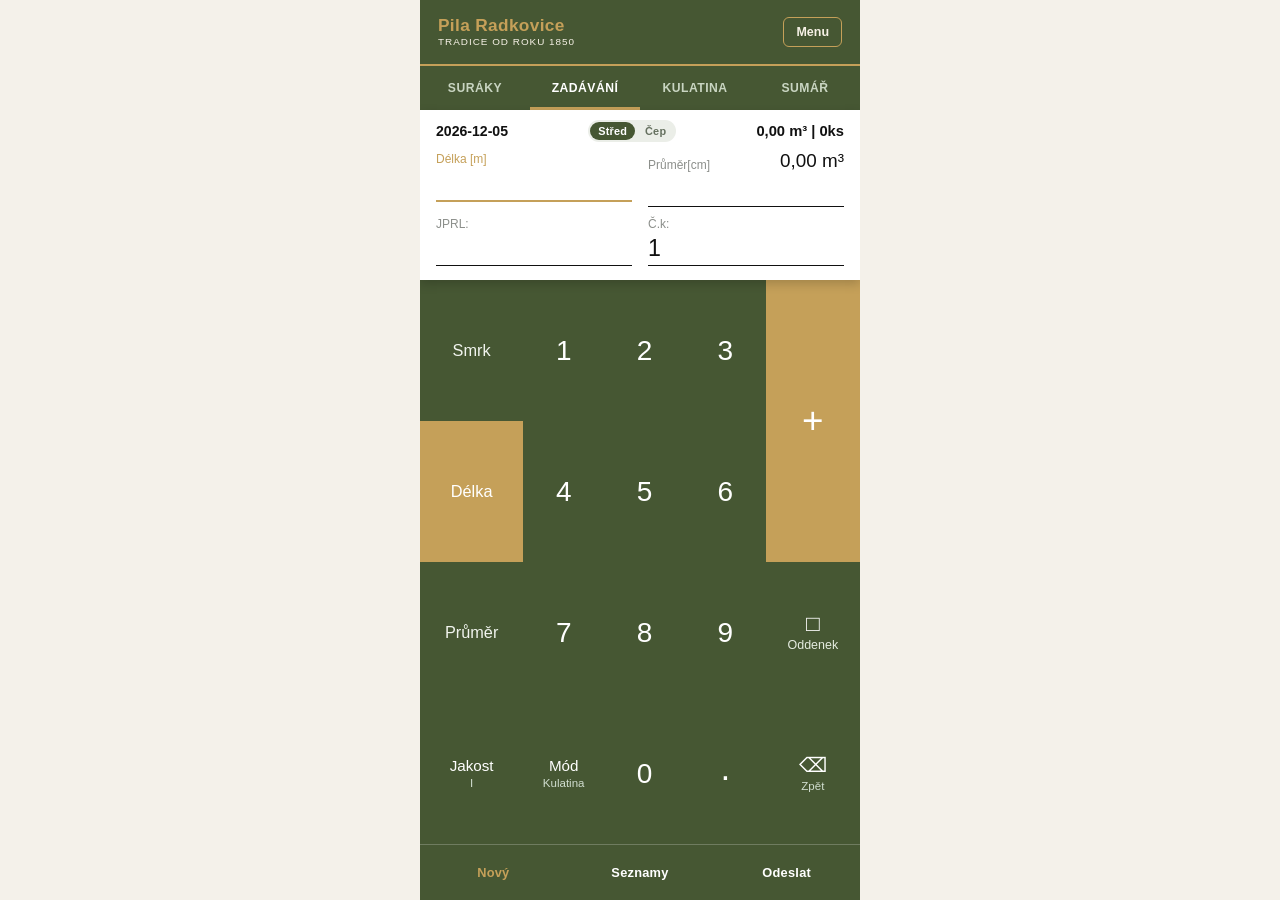
<file: Kubirace.html>
<!DOCTYPE html>
<html lang="cs">
<head>
  <meta charset="utf-8">
  <meta name="viewport" content="width=device-width, initial-scale=1.0, maximum-scale=1, user-scalable=no, viewport-fit=cover">
  <meta name="theme-color" content="#38492c">
  <title>Kubírovací kalkulačka | Pila Radkovice</title>
  <link rel="stylesheet" href="css/kubirace.css">
</head>
<body class="page-kubirace">

  <div class="calc-device" id="calcDevice">

    <!-- 1. Horní záhlaví -->
    <header class="app-header">
      <a class="app-brand" href="index.html">
        <strong>Pila Radkovice</strong>
        <span>Tradice od roku 1850</span>
      </a>
      <button type="button" class="app-menu-toggle" id="btnAppMenu" aria-expanded="false" aria-controls="appMenu">
        Menu
      </button>
      <nav class="app-menu" id="appMenu" hidden aria-label="Hlavní navigace">
        <a href="index.html">Domů</a>
        <a href="Sluzby.html">Služby</a>
        <a href="Cenik.html">Ceník</a>
        <a href="Historie.html">Příběh pily</a>
        <a href="Kontakty.html">Kontakt</a>
        <a class="active" href="Kubirace.html">Kubírování</a>
      </nav>
    </header>

    <!-- 2. Záložky režimů -->
    <nav class="app-tabs">
      <button type="button" class="tab-item" data-tab="suraky">SURÁKY</button>
      <button type="button" class="tab-item active" data-tab="zadavani">ZADÁVÁNÍ</button>
      <button type="button" class="tab-item" data-tab="kulatina">KULATINA</button>
      <button type="button" class="tab-item" data-tab="sumar">SUMÁŘ</button>
    </nav>

    <!-- OBRAZOVKA 1: ZADÁVÁNÍ -->
    <main class="screen-view active" id="screenEntry">
      <section class="app-entry-card">
        <div class="entry-meta-row">
          <span class="meta-date" id="calcDateLabel">2026-10-31</span>
          
          <!-- Přepínač měření: Střed vs. Čep -->
          <div class="measure-type-toggle" role="group" aria-label="Místo měření průměru">
            <button type="button" class="measure-toggle-btn active" id="btnMeasureMid" data-measure="stred">Střed</button>
            <button type="button" class="measure-toggle-btn" id="btnMeasureTop" data-measure="cep">Čep</button>
          </div>

          <span class="meta-sum" id="topTotalSummary">0,00 m³ | 0ks</span>
        </div>

        <div class="entry-grid">
          <!-- Délka -->
          <div class="entry-cell field-length is-active" id="cellLength">
            <label for="draftLength">Délka [m]</label>
            <input type="text" id="draftLength" value="" placeholder="" autocomplete="off" readonly>
          </div>

          <!-- Průměr -->
          <div class="entry-cell field-diameter" id="cellDiameter">
            <div class="cell-head-inline">
              <label for="draftDiameter" id="labelDiameterField">Průměr[cm]</label>
              <span class="live-cubic" id="draftVolume">0.00 m³</span>
            </div>
            <input type="text" id="draftDiameter" value="" placeholder="" autocomplete="off" readonly>
          </div>

          <!-- JPRL -->
          <div class="entry-cell field-jprl" id="cellJprl">
            <label for="draftJprl">JPRL:</label>
            <input type="text" id="draftJprl" value="" autocomplete="off">
          </div>

          <!-- Číslo kusu -->
          <div class="entry-cell field-ck" id="cellCk">
            <label for="draftCount">Č.k:</label>
            <input type="text" id="draftCount" value="1" autocomplete="off">
          </div>
        </div>
      </section>

      <!-- Klávesnice -->
      <section class="app-keyboard">
        <!-- ŘÁDEK 1 -->
        <button type="button" class="key-btn key-text" id="btnSpecies">
          <span id="speciesLabel">Smrk</span>
        </button>
        <button type="button" class="key-btn key-digit" data-key="1">1</button>
        <button type="button" class="key-btn key-digit" data-key="2">2</button>
        <button type="button" class="key-btn key-digit" data-key="3">3</button>
        <button type="button" class="key-btn key-action-plus" id="addLogRow" title="Přidat kládu">+</button>

        <!-- ŘÁDEK 2 -->
        <button type="button" class="key-btn key-text is-highlighted" id="btnFocusLength" data-focus="length">Délka</button>
        <button type="button" class="key-btn key-digit" data-key="4">4</button>
        <button type="button" class="key-btn key-digit" data-key="5">5</button>
        <button type="button" class="key-btn key-digit" data-key="6">6</button>

        <!-- ŘÁDEK 3 -->
        <button type="button" class="key-btn key-text" id="btnFocusDiameter" data-focus="diameter">Průměr</button>
        <button type="button" class="key-btn key-digit" data-key="7">7</button>
        <button type="button" class="key-btn key-digit" data-key="8">8</button>
        <button type="button" class="key-btn key-digit" data-key="9">9</button>
        <button type="button" class="key-btn key-oddenek" id="btnOddenek">
          <span class="icon-square" id="oddenekIcon">□</span>
          <span class="sub">Oddenek</span>
        </button>

        <!-- ŘÁDEK 4 -->
        <button type="button" class="key-btn key-double-text" id="btnJakost">
          <span class="line-1">Jakost</span>
          <span class="line-2" id="jakostLabel">I</span>
        </button>
        <button type="button" class="key-btn key-double-text" id="btnMod">
          <span class="line-1">Mód</span>
          <span class="line-2" id="modLabel">Kulatina</span>
        </button>
        <button type="button" class="key-btn key-digit" data-key="0">0</button>
        <button type="button" class="key-btn key-dot" data-key=".">.</button>
        <button type="button" class="key-btn key-backspace" id="btnBackspace" title="Smazat znak">
          <span class="line-1">⌫</span>
          <span class="line-2">Zpět</span>
        </button>
      </section>
    </main>

    <!-- OBRAZOVKA 2: SEZNAM KULATINA -->
    <main class="screen-view" id="screenList">
      <div class="list-meta-bar">
        <span id="listDateLabel">2026-10-31</span>
        <span id="listTotalSummary">0,00 m³ | 0ks</span>
      </div>
      <div class="log-items-container" id="logItems"></div>
    </main>

    <!-- OBRAZOVKA 3: SUMÁŘ -->
    <main class="screen-view" id="screenSummary">
      <div class="list-meta-bar">
        <span>Rekapitulace zakázky</span>
        <span id="sumarHeaderTotal">0,00 m³</span>
      </div>
      <div class="summary-content">
        <div class="summary-card">
          <div class="summary-metric-row">
            <span>Celkový objem:</span>
            <strong id="sumarTotalVolume">0,00 m³</strong>
          </div>
          <div class="summary-metric-row">
            <span>Celkem kusů:</span>
            <strong id="sumarTotalCount">0 ks</strong>
          </div>
          <div class="summary-metric-row">
            <span>Z toho oddenky (x):</span>
            <strong id="sumarOddenkyCount">0 ks</strong>
          </div>
          <div class="summary-metric-row highlight">
            <span>Celková cena zakázky:</span>
            <strong id="sumarTotalPrice">0 Kč</strong>
          </div>
        </div>

        <div class="summary-table-wrap">
          <div class="summary-table-head-row">
            <span class="summary-table-head">Rozpad a ocenění podle dřevin</span>
            <button type="button" class="summary-edit-prices-btn" id="btnOpenPrices">Upravit ceník</button>
          </div>
          <table class="summary-table">
            <thead>
              <tr>
                <th>Dřevina</th>
                <th class="text-right">Kusy</th>
                <th class="text-right">Objem</th>
                <th class="text-right">Cena</th>
              </tr>
            </thead>
            <tbody id="sumarSpeciesRows">
              <tr>
                <td colspan="4" class="text-center muted">Žádné zadané položky</td>
              </tr>
            </tbody>
          </table>
        </div>
      </div>
    </main>

    <!-- 5. Spodní navigace -->
    <footer class="app-bottom-bar">
      <button type="button" class="b-nav-item active" id="btnBottomNew">
        <span class="b-icon">
          <svg viewBox="0 0 24 24" width="22" height="22" fill="none" stroke="currentColor" stroke-width="2">
            <line x1="3" y1="6" x2="13" y2="6"/>
            <line x1="3" y1="12" x2="11" y2="12"/>
            <line x1="3" y1="18" x2="13" y2="18"/>
            <line x1="17" y1="8" x2="17" y2="16"/>
            <line x1="13" y1="12" x2="21" y2="12"/>
          </svg>
        </span>
        <span class="b-label">Nový</span>
      </button>

      <button type="button" class="b-nav-item" id="btnBottomList">
        <span class="b-icon">
          <svg viewBox="0 0 24 24" width="22" height="22" fill="none" stroke="currentColor" stroke-width="2">
            <line x1="8" y1="6" x2="21" y2="6"/>
            <line x1="8" y1="12" x2="21" y2="12"/>
            <line x1="8" y1="18" x2="21" y2="18"/>
            <circle cx="4" cy="6" r="1.5" fill="currentColor"/>
            <circle cx="4" cy="12" r="1.5" fill="currentColor"/>
            <circle cx="4" cy="18" r="1.5" fill="currentColor"/>
          </svg>
        </span>
        <span class="b-label">Seznamy</span>
      </button>

      <button type="button" class="b-nav-item" id="btnBottomSend">
        <span class="b-icon">
          <svg viewBox="0 0 24 24" width="22" height="22" fill="currentColor">
            <polygon points="3,3 22,12 3,21 6,12"/>
          </svg>
        </span>
        <span class="b-label">Odeslat</span>
      </button>
    </footer>

    <!-- MODÁLNÍ VÝBĚROVÝ LIST -->
    <div class="picker-modal-backdrop" id="pickerModal" hidden>
      <div class="picker-sheet" id="pickerSheet">
        <div class="picker-options" id="pickerOptions"></div>
      </div>
    </div>

    <!-- MODÁLNÍ DIALOG: CENÍK DŘEVIN -->
    <div class="export-modal-backdrop" id="pricesModal" hidden>
      <div class="export-dialog prices-dialog">
        <div class="prices-dialog-head">
          <strong>Ceník dřevin (Kč za m³)</strong>
          <span class="muted">Nastavte sazbu pro jednotlivé dřeviny</span>
        </div>
        <div class="prices-list-scroll" id="pricesListInputs"></div>
        <div class="export-actions">
          <button type="button" class="export-btn btn-confirm" id="btnSavePrices">ULOŽIT CENÍK</button>
        </div>
      </div>
    </div>

    <!-- MODÁLNÍ DIALOG: ODESLAT / VYTVOŘIT CSV SOUBOR -->
    <div class="export-modal-backdrop" id="exportModal" hidden>
      <div class="export-dialog">
        <div class="export-field">
          <label for="exportFileName">Jméno souboru</label>
          <input type="text" id="exportFileName" value="2026-10-31">
        </div>
        <div class="export-field">
          <label for="exportDefaultPrice">Výchozí cena za m³ (pro neoceněné)</label>
          <input type="number" id="exportDefaultPrice" value="2200" step="50" min="0">
        </div>
        <div class="export-actions">
          <button type="button" class="export-btn btn-cancel" id="btnExportCancel">ZRUŠIT</button>
          <button type="button" class="export-btn btn-confirm" id="btnExportCreate">VYTVOŘIT</button>
        </div>
      </div>
    </div>

  </div>

  <script src="js/kubirace.js"></script>
</body>
</html>
</file>
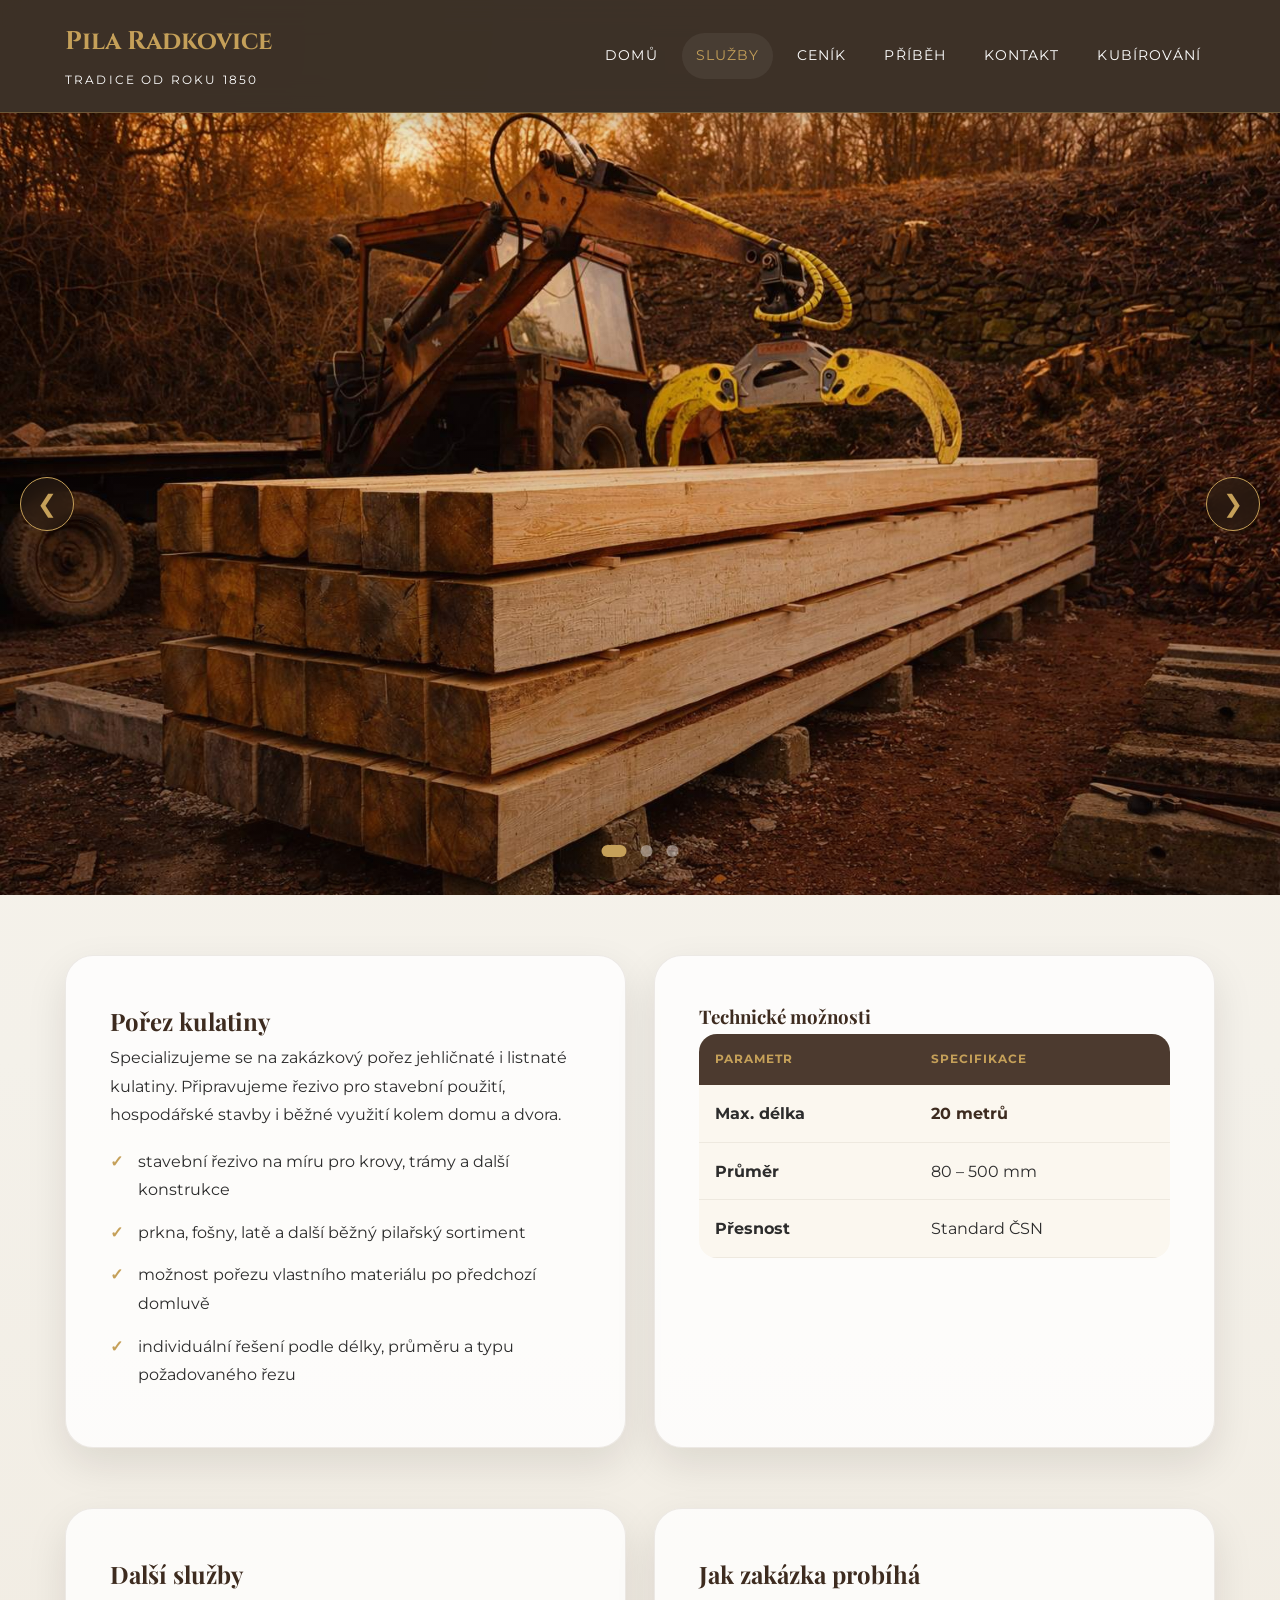
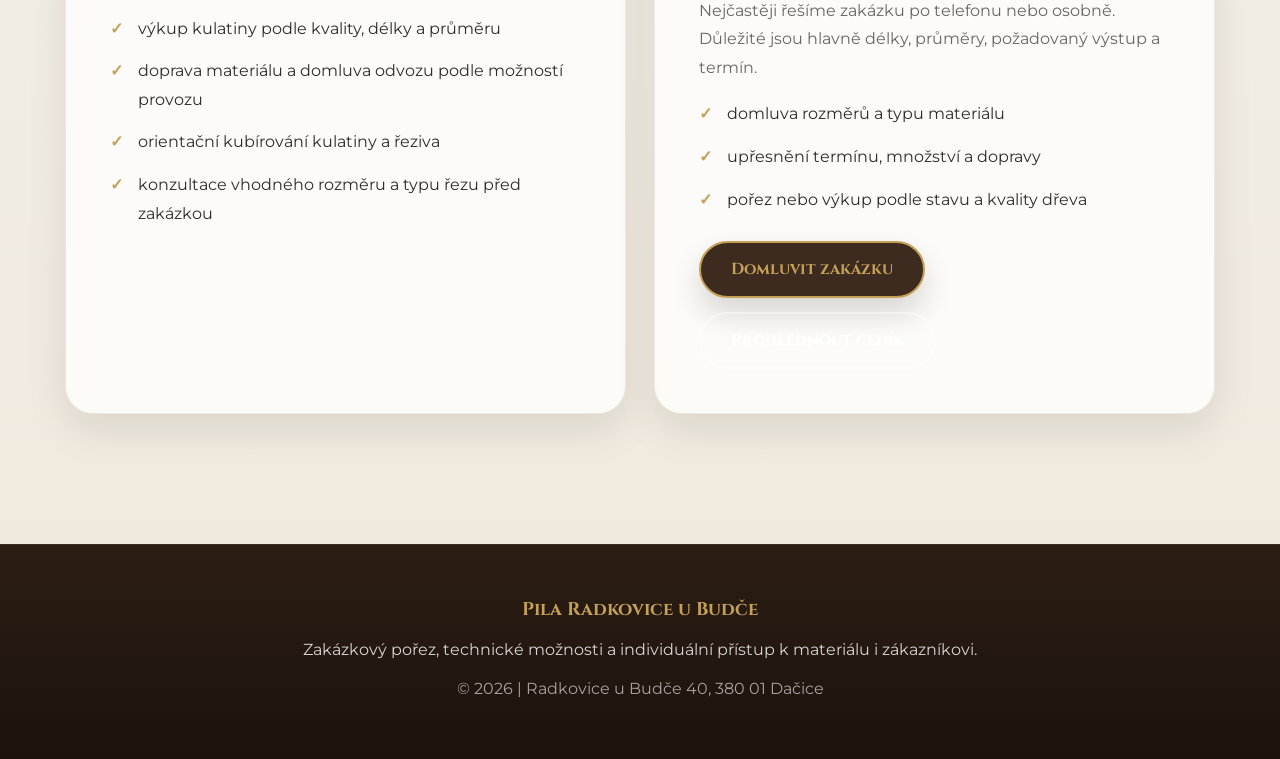
<file: Sluzby.html>
<!DOCTYPE html>
<html lang="cs">
<head>
  <meta charset="utf-8">
  <meta name="viewport" content="width=device-width, initial-scale=1.0">
  <title>Služby a technologie | Pila Radkovice</title>
  <link rel="stylesheet" href="css/style.css">
</head>
<body class="page-services">

  <header class="site-header">
    <div class="container header-inner">
      <a class="brand" href="index.html">
        <strong>Pila Radkovice</strong>
        <span>Tradice od roku 1850</span>
      </a>
      <button class="hamburger" aria-label="Otevřít menu" aria-expanded="false" aria-controls="main-nav">
        <span></span>
        <span></span>
        <span></span>
      </button>
      <nav class="nav" id="main-nav">
        <a href="index.html">Domů</a>
        <a class="active" href="Sluzby.html">Služby</a>
        <a href="Cenik.html">Ceník</a>
        <a href="Historie.html">Příběh</a>
        <a href="Kontakty.html">Kontakt</a>
        <a href="Kubirace.html">Kubírování</a>
      </nav>
    </div>
  </header>

  <section class="main-carousel">
  <div class="carousel-container">
    
    <div class="main-slide active" style="background-image: url('img/sluzby1.jpg');">
    </div>
    <div class="main-slide" style="background-image: url('img/sluzby2.jpg');">
    </div>

    <div class="main-slide" style="background-image: url('img/sluzby3.jpg');">
    </div>

    <button class="carousel-arrow prev" onclick="changeSlide(-1)">&#10094;</button>
    <button class="carousel-arrow next" onclick="changeSlide(1)">&#10095;</button>
    
    <div class="carousel-indicators">
      <span class="ind-dot active" onclick="setSlide(0)"></span>
      <span class="ind-dot" onclick="setSlide(1)"></span>
      <span class="ind-dot" onclick="setSlide(2)"></span>
    </div>
  </div>
</section>

  <main class="container page-content">
    
    <div class="grid">
      <article class="card">
        <div class="card-pad">
          <h2>Pořez kulatiny</h2>
          <p>Specializujeme se na zakázkový pořez jehličnaté i listnaté kulatiny. Připravujeme řezivo pro stavební použití, hospodářské stavby i běžné využití kolem domu a dvora.</p>
          <ul class="heritage-list">
            <li>stavební řezivo na míru pro krovy, trámy a další konstrukce</li>
            <li>prkna, fošny, latě a další běžný pilařský sortiment</li>
            <li>možnost pořezu vlastního materiálu po předchozí domluvě</li>
            <li>individuální řešení podle délky, průměru a typu požadovaného řezu</li>
          </ul>
        </div>
      </article>

      <article class="card">
        <div class="card-pad">
          <h3>Technické možnosti</h3>
          <div class="table-wrap">
            <table class="modern-table">
              <thead>
                <tr>
                  <th>Parametr</th>
                  <th>Specifikace</th>
                </tr>
              </thead>
              <tbody>
                <tr><td><strong>Max. délka</strong></td><td><span class="highlight">20 metrů</span></td></tr>
                <tr><td><strong>Průměr</strong></td><td>80 – 500 mm</td></tr>
                <tr><td><strong>Přesnost</strong></td><td>Standard ČSN</td></tr>
              </tbody>
            </table>
          </div>
        </div>
      </article>
    </div>

    <div class="grid" style="margin-top: 30px;">
      <section class="card">
        <div class="card-pad">
          <h2>Další služby</h2>
          <ul class="service-stack">
            <li>výkup kulatiny podle kvality, délky a průměru</li>
            <li>doprava materiálu a domluva odvozu podle možností provozu</li>
            <li>orientační kubírování kulatiny a řeziva</li>
            <li>konzultace vhodného rozměru a typu řezu před zakázkou</li>
          </ul>
        </div>
      </section>

      <section class="card">
        <div class="card-pad">
          <h2>Jak zakázka probíhá</h2>
          <p class="muted">Nejčastěji řešíme zakázku po telefonu nebo osobně. Důležité jsou hlavně délky, průměry, požadovaný výstup a termín.</p>
          <ul class="list-check">
            <li>domluva rozměrů a typu materiálu</li>
            <li>upřesnění termínu, množství a dopravy</li>
            <li>pořez nebo výkup podle stavu a kvality dřeva</li>
          </ul>
          <div class="button-row">
            <a href="Kontakty.html" class="btn">Domluvit zakázku</a>
            <a href="Cenik.html" class="btn-secondary">Prohlédnout ceník</a>
          </div>
        </div>
      </section>
    </div>

  </main>

  <footer class="site-footer">
    <div class="container">
      <strong>Pila Radkovice u Budče</strong>
      <p>Zakázkový pořez, technické možnosti a individuální přístup k materiálu i zákazníkovi.</p>
      <p class="muted">© <span id="y"></span> | Radkovice u Budče 40, 380 01 Dačice</p>
    </div>
  </footer>

  <script src="js/site.js" defer></script>
</body>
</html>
</file>
<file: css/style.css>
/* ============================================================
   1. IMPORT PÍSEM A KOŘENOVÉ PROMĚNNÉ
   ============================================================ */
@import url('https://fonts.googleapis.com/css2?family=Cinzel:wght@400;700&family=Montserrat:wght@300;400;600&family=Playfair+Display:ital,wght@0,400;0,700;1,400&display=swap');

:root {
  --wood-dark: #3d2b1f;
  --paper: #f4f1ea;
  --gold: #c5a059;
  --text: #2c2c2c;
  --white: #ffffff;
}

/* ============================================================
   2. ZÁKLADNÍ RESET A TYPOGRAFIE
   ============================================================ */
* { box-sizing: border-box; margin: 0; padding: 0; }

body {
  font-family: 'Montserrat', sans-serif;
  background-color: var(--paper);
  color: var(--text);
  line-height: 1.8;
  overflow-x: hidden;
}

h1, h2, h3 {
  font-family: 'Playfair Display', serif;
  color: var(--wood-dark);
  font-weight: 700;
}

.container { max-width: 1200px; margin: 0 auto; padding: 0 25px; }

/* ============================================================
   3. HLAVIČKA A NAVIGACE (Včetně Hamburger Menu)
   ============================================================ */
.site-header {
  background: var(--wood-dark);
  padding: 15px 0;
  border-bottom: 4px solid var(--gold);
  position: sticky;
  top: 0;
  z-index: 1000;
}

.header-inner { display: flex; justify-content: space-between; align-items: center; }

.brand { text-decoration: none; color: var(--gold); }
.brand strong { font-family: 'Cinzel', serif; font-size: 1.6rem; display: block; }
.brand span { font-size: 0.75rem; color: var(--white); text-transform: uppercase; letter-spacing: 2px; }

.nav { display: flex; }
.nav a {
  text-decoration: none;
  color: var(--white);
  margin-left: 25px;
  font-size: 0.9rem;
  text-transform: uppercase;
  transition: 0.3s;
}
.nav a:hover, .nav a.active { color: var(--gold); }

.hamburger {
  display: none;
  flex-direction: column;
  justify-content: center;
  align-items: center;
  width: 48px;
  height: 48px;
  background: var(--wood-dark);
  border: 2px solid var(--gold);
  border-radius: 50%;
  cursor: pointer;
  z-index: 1201;
  transition: 0.3s;
}

.hamburger span {
  display: block;
  height: 3px;
  width: 24px;
  background: var(--gold);
  margin: 3px 0;
  border-radius: 2px;
  transition: 0.4s;
}

/* ============================================================
   4. HLAVNÍ KARUSEL A SCROLL ŠIPKA
   ============================================================ */
.main-carousel {
  position: relative;
  height: 90vh; /* Velká výška pro wow efekt */
  width: 100%;
  overflow: hidden;
  background: #000;
  border-bottom: 4px solid var(--gold);
}

.carousel-container { height: 100%; width: 100%; position: relative; }

.main-slide {
  position: absolute;
  inset: 0;
  background-size: cover;
  background-position: center;
  display: flex;
  align-items: center;
  justify-content: center;
  opacity: 0;
  transition: opacity 1s ease-in-out;
  z-index: 1;
}

.main-slide.active { opacity: 1; z-index: 2; }

.carousel-caption {
  text-align: center;
  color: #fff;
  max-width: 900px;
  padding: 50px;
  background: rgba(0,0,0,0.4);
  backdrop-filter: blur(8px);
  border: 1px solid rgba(197, 160, 89, 0.4);
}

.carousel-caption h1 {
  color: var(--gold);
  font-size: clamp(2rem, 6vw, 3.5rem);
  text-transform: uppercase;
  margin-bottom: 15px;
}

/* Navigační šipky karuselu */
.carousel-arrow {
  position: absolute;
  top: 50%;
  transform: translateY(-50%);
  z-index: 10;
  background: rgba(44, 30, 20, 0.6);
  color: var(--gold);
  border: 1px solid var(--gold);
  padding: 15px 20px;
  cursor: pointer;
  font-size: 1.5rem;
  transition: 0.3s;
}
.carousel-arrow:hover { background: var(--gold); color: var(--wood-dark); }
.prev { left: 20px; }
.next { right: 20px; }

/* Tečky */
.carousel-indicators {
  position: absolute;
  bottom: 60px;
  left: 50%;
  transform: translateX(-50%);
  z-index: 10;
}
.ind-dot {
  height: 10px; width: 10px;
  background: rgba(255,255,255,0.4);
  display: inline-block;
  margin: 0 5px;
  border-radius: 50%;
  cursor: pointer;
}
.ind-dot.active { background: var(--gold); width: 25px; border-radius: 10px; }

/* VELKÁ ŠIPKA DOLŮ (Scroll Button) */
.scroll-down {
  position: absolute;
  bottom: 20px;
  left: 50%;
  transform: translateX(-50%);
  z-index: 15;
  color: var(--gold);
  font-size: 2.5rem;
  text-decoration: none;
  animation: bounce 2s infinite;
  cursor: pointer;
  text-shadow: 0 0 10px rgba(0,0,0,0.5);
}

@keyframes bounce {
  0%, 20%, 50%, 80%, 100% {transform: translateX(-50%) translateY(0);}
  40% {transform: translateX(-50%) translateY(-10px);}
  60% {transform: translateX(-50%) translateY(-5px);}
}

/* ============================================================
   5. OBSAH, KARTY A GRID
   ============================================================ */
main.container {
  padding-top: 60px; /* Místo negativního marginu dáme prostor pod karuselem */
  padding-bottom: 60px;
}

.card {
  background: var(--white);
  border: 1px solid #e0dcd0;
  box-shadow: 10px 10px 0px var(--wood-dark);
  transition: 0.3s;
  margin-bottom: 30px;
}
.card:hover { transform: translate(-5px, -5px); box-shadow: 15px 15px 0px var(--gold); }
.card-pad { padding: 40px; }

.btn {
  display: inline-block;
  background: var(--wood-dark);
  color: var(--gold);
  padding: 12px 30px;
  text-decoration: none;
  font-family: 'Cinzel', serif;
  font-weight: 700;
  border: 2px solid var(--gold);
  transition: 0.3s;
}
.btn:hover { background: var(--gold); color: var(--wood-dark); }

/* ============================================================
   6. GALERIE A LIGHTBOX
   ============================================================ */
.gallery-grid {
  display: grid;
  grid-template-columns: repeat(auto-fit, minmax(280px, 1fr));
  gap: 25px;
}
.gallery-item {
  position: relative; height: 300px; overflow: hidden;
  border: 4px solid var(--white); box-shadow: 0 10px 20px rgba(0,0,0,0.1);
  cursor: pointer; transition: 0.4s;
}
.gallery-item img { width: 100%; height: 100%; object-fit: cover; transition: 0.6s; }
.gallery-item:hover img { transform: scale(1.1); }

.lightbox {
  display: none; position: fixed; inset: 0;
  background: rgba(0,0,0,0.9); z-index: 2000;
  justify-content: center; align-items: center;
}
.lightbox-content {
  max-width: 85%; max-height: 80vh;
  border: 3px solid var(--gold); animation: zoomIn 0.3s;
}
.lightbox-arrow {
  position: absolute; top: 50%; transform: translateY(-50%);
  background: rgba(44,30,20,0.8); color: var(--gold);
  border: 1px solid var(--gold); padding: 20px; font-size: 2rem;
}
.lightbox-arrow.prev { left: 20px; }
.lightbox-arrow.next { right: 20px; }

@keyframes zoomIn { from {transform: scale(0.8); opacity: 0;} to {transform: scale(1); opacity: 1;} }

/* ============================================================
   7. RESPONZIVITA
   ============================================================ */
@media (max-width: 992px) {
  .hamburger { display: flex; }
  .header-inner { flex-direction: column; }
  .nav {
    position: absolute; top: 100%; left: 50%; transform: translate(-50%, -20px);
    background: var(--wood-dark); flex-direction: column;
    width: 90%; opacity: 0; pointer-events: none;
    transition: 0.4s; padding: 20px; border-radius: 10px; text-align: center;
  }
  .nav.open { opacity: 1; pointer-events: auto; transform: translate(-50%, 10px); }
  .nav a { margin: 10px 0; display: block; }
  
  .main-carousel { height: 60vh; }
  .carousel-caption h1 { font-size: 1.8rem; }
}

@media (max-width: 768px) {
  main .container > div { display: block !important; }
  .card-pad { padding: 20px; }
  .main-carousel { height: 50vh; }
}

.table-wrap { width: 100%; overflow-x: auto; -webkit-overflow-scrolling: touch; }

/* ============================================================
   8. MODERNÍ REDESIGN A NOVÉ SEKCE
   ============================================================ */
html {
  scroll-behavior: smooth;
}

:root {
  --oak: #5b3d28;
  --wood-soft: #6b4c33;
  --paper-strong: #fbf7ef;
  --sand: #eadfcb;
  --shadow-lg: 0 28px 70px rgba(28, 20, 14, 0.14);
  --shadow-md: 0 16px 40px rgba(28, 20, 14, 0.1);
  --radius-lg: 28px;
  --radius-md: 20px;
  --radius-sm: 14px;
}

body {
  background:
    radial-gradient(circle at top left, rgba(197, 160, 89, 0.12), transparent 32%),
    linear-gradient(180deg, #f8f3ea 0%, #f4f1ea 45%, #efe8dc 100%);
}

a {
  color: inherit;
}

img {
  max-width: 100%;
  display: block;
}

p {
  margin: 0;
}

.site-header {
  background: rgba(41, 28, 18, 0.9);
  backdrop-filter: blur(14px);
  border-bottom: 1px solid rgba(197, 160, 89, 0.35);
  box-shadow: 0 10px 25px rgba(25, 17, 10, 0.18);
}

.header-inner {
  gap: 24px;
  min-height: 82px;
}

.brand strong {
  font-size: clamp(1.3rem, 2vw, 1.75rem);
}

.brand span {
  letter-spacing: 0.18em;
}

.nav {
  align-items: center;
  gap: 10px;
}

.nav a {
  margin-left: 0;
  padding: 10px 14px;
  border-radius: 999px;
  letter-spacing: 0.08em;
}

.nav a:hover,
.nav a.active {
  color: var(--gold);
  background: rgba(255, 255, 255, 0.06);
}

.hamburger {
  background: rgba(255, 255, 255, 0.04);
}

.hamburger.active span:nth-child(1) {
  transform: translateY(9px) rotate(45deg);
}

.hamburger.active span:nth-child(2) {
  opacity: 0;
}

.hamburger.active span:nth-child(3) {
  transform: translateY(-9px) rotate(-45deg);
}

.main-carousel {
  height: min(88vh, 860px);
  min-height: 620px;
  border-bottom: none;
}

.main-slide::before {
  content: "";
  position: absolute;
  inset: 0;
  background:
    linear-gradient(120deg, rgba(20, 14, 10, 0.78) 8%, rgba(20, 14, 10, 0.42) 45%, rgba(20, 14, 10, 0.72) 100%),
    linear-gradient(180deg, rgba(0, 0, 0, 0.18), rgba(0, 0, 0, 0.38));
}

.carousel-caption {
  position: relative;
  z-index: 1;
  width: min(94%, 1080px);
  padding: clamp(28px, 4vw, 52px);
  border-radius: var(--radius-lg);
  border: 1px solid rgba(255, 255, 255, 0.12);
  background: linear-gradient(135deg, rgba(28, 20, 14, 0.78), rgba(42, 29, 19, 0.52));
  box-shadow: var(--shadow-lg);
  text-align: left;
}

.carousel-caption p {
  max-width: 720px;
  color: rgba(255, 255, 255, 0.88);
  font-size: clamp(1rem, 1.5vw, 1.18rem);
}

.eyebrow {
  display: inline-flex;
  align-items: center;
  gap: 10px;
  margin-bottom: 18px;
  color: var(--gold);
  text-transform: uppercase;
  letter-spacing: 0.16em;
  font-size: 0.78rem;
  font-weight: 700;
}

.eyebrow::before {
  content: "";
  width: 42px;
  height: 1px;
  background: currentColor;
}

.hero-actions,
.button-row {
  display: flex;
  flex-wrap: wrap;
  gap: 14px;
  margin-top: 28px;
}

.hero-chip-row {
  display: flex;
  flex-wrap: wrap;
  gap: 12px;
  margin-top: 26px;
}

.hero-chip {
  padding: 11px 16px;
  border-radius: 999px;
  background: rgba(255, 255, 255, 0.08);
  color: rgba(255, 255, 255, 0.9);
  border: 1px solid rgba(255, 255, 255, 0.08);
  font-size: 0.92rem;
}

.btn {
  border-radius: 999px;
  box-shadow: 0 16px 30px rgba(39, 25, 15, 0.16);
}

.btn-secondary {
  display: inline-block;
  background: transparent;
  color: var(--white);
  padding: 12px 30px;
  text-decoration: none;
  font-family: 'Cinzel', serif;
  font-weight: 700;
  border: 2px solid rgba(255, 255, 255, 0.4);
  border-radius: 999px;
  transition: 0.3s;
}

.btn-secondary:hover {
  background: rgba(255, 255, 255, 0.12);
  border-color: var(--gold);
  color: var(--gold);
}

.carousel-arrow {
  width: 54px;
  height: 54px;
  display: grid;
  place-items: center;
  padding: 0;
  border-radius: 50%;
  backdrop-filter: blur(10px);
}

.carousel-indicators {
  bottom: 28px;
}

.ind-dot {
  width: 12px;
  height: 12px;
}

.section {
  padding: clamp(60px, 9vw, 110px) 0;
}

.section-alt {
  background: linear-gradient(180deg, rgba(255, 255, 255, 0.58), rgba(255, 255, 255, 0.2));
  border-block: 1px solid rgba(91, 61, 40, 0.08);
}

.section-head {
  max-width: 760px;
  margin-bottom: 34px;
}

.section-head h2 {
  font-size: clamp(2rem, 4vw, 3rem);
  margin-bottom: 14px;
}

.lead {
  font-size: clamp(1rem, 1.4vw, 1.18rem);
  color: rgba(44, 44, 44, 0.8);
}

.page-content {
  padding-top: clamp(44px, 6vw, 68px);
  padding-bottom: clamp(52px, 7vw, 90px);
}

.grid,
.split-grid,
.feature-grid,
.kpi-strip,
.contact-grid,
.calc-grid,
.form-grid {
  display: grid;
  gap: clamp(18px, 2.2vw, 28px);
}

.grid,
.split-grid,
.contact-grid,
.calc-grid {
  grid-template-columns: repeat(2, minmax(0, 1fr));
}

.feature-grid {
  grid-template-columns: repeat(3, minmax(0, 1fr));
}

.kpi-strip {
  grid-template-columns: repeat(3, minmax(0, 1fr));
}

.form-grid {
  grid-template-columns: repeat(2, minmax(0, 1fr));
}

.card,
.stat-card,
.calc-panel,
.result-panel,
.cta-band {
  background: rgba(255, 255, 255, 0.78);
  border: 1px solid rgba(91, 61, 40, 0.1);
  border-radius: var(--radius-lg);
  box-shadow: var(--shadow-md);
}

.card {
  box-shadow: var(--shadow-md);
}

.card:hover {
  transform: translateY(-6px);
  box-shadow: 0 26px 55px rgba(30, 21, 13, 0.12);
}

.card-pad {
  padding: clamp(24px, 3vw, 36px);
}

.surface-dark {
  background: linear-gradient(145deg, #362518, #4f3724);
  color: rgba(255, 255, 255, 0.92);
}

.surface-dark h2,
.surface-dark h3,
.surface-dark p,
.surface-dark li,
.surface-dark strong {
  color: inherit;
}

.surface-dark .eyebrow,
.surface-dark .muted,
.surface-dark .list-check li::before {
  color: var(--gold);
}

.muted {
  color: rgba(44, 44, 44, 0.72);
}

.prose > * + * {
  margin-top: 18px;
}

.prose .accent-title + p {
  margin-top: 24px;
}

.accent-title {
  display: inline-block;
  padding-bottom: 10px;
  border-bottom: 2px solid var(--gold);
  color: var(--oak);
  font-family: 'Playfair Display', serif;
}

.accent-title-light {
  color: var(--gold);
  border-bottom-color: rgba(197, 160, 89, 0.58);
}

.stat-card {
  padding: 26px;
}

.stat-value {
  display: block;
  margin-bottom: 8px;
  font-family: 'Playfair Display', serif;
  font-size: clamp(2rem, 4vw, 3rem);
  color: var(--wood-dark);
  line-height: 1;
}

.stat-label {
  display: block;
  margin-bottom: 10px;
  font-size: 0.9rem;
  text-transform: uppercase;
  letter-spacing: 0.12em;
  color: var(--gold);
  font-weight: 700;
}

.list-check,
.heritage-list,
.service-stack {
  list-style: none;
  padding: 0;
  margin: 18px 0 0;
}

.list-check li,
.heritage-list li,
.service-stack li {
  position: relative;
  padding-left: 28px;
  margin-bottom: 14px;
}

.list-check li::before,
.heritage-list li::before,
.service-stack li::before {
  content: "✓";
  position: absolute;
  left: 0;
  top: 0;
  color: var(--gold);
  font-weight: 700;
}

.badge-row {
  display: flex;
  flex-wrap: wrap;
  gap: 10px;
  margin-top: 20px;
}

.badge {
  display: inline-flex;
  align-items: center;
  gap: 8px;
  padding: 8px 14px;
  border-radius: 999px;
  background: rgba(61, 43, 31, 0.08);
  color: var(--wood-dark);
  font-size: 0.9rem;
}

.section-title-center {
  text-align: center;
  margin-bottom: 40px;
}

.history-gallery-section {
  margin-top: 60px;
}

.timeline-card {
  border-color: rgba(197, 160, 89, 0.38);
}

.page-history .timeline-card {
  position: sticky;
  top: 110px;
}

.timeline-list {
  list-style: none;
  padding: 0;
  margin: 0;
}

.timeline-list li {
  margin-bottom: 15px;
  padding-left: 15px;
  border-left: 2px solid var(--gold);
}

.timeline-list li:last-child {
  margin-bottom: 0;
}

.timeline-year {
  display: block;
  margin-bottom: 4px;
  color: var(--gold);
}

.cta-band {
  padding: clamp(28px, 4vw, 44px);
  background: linear-gradient(135deg, rgba(61, 43, 31, 0.95), rgba(88, 61, 39, 0.9));
  color: var(--white);
}

.cta-band h2,
.cta-band p {
  color: inherit;
}

.modern-table {
  width: 100%;
  border-collapse: collapse;
  overflow: hidden;
  border-radius: 18px;
  background: var(--paper-strong);
}

.modern-table th,
.modern-table td {
  padding: 14px 16px;
  border-bottom: 1px solid rgba(91, 61, 40, 0.08);
}

.modern-table th {
  text-align: left;
  background: rgba(61, 43, 31, 0.92);
  color: var(--gold);
  text-transform: uppercase;
  letter-spacing: 0.08em;
  font-size: 0.78rem;
}

.highlight {
  color: var(--wood-dark);
  font-weight: 700;
}

.gallery-item {
  border: 0;
  border-radius: 22px;
  box-shadow: var(--shadow-md);
}

.gallery-overlay {
  position: absolute;
  inset: auto 0 0 0;
  padding: 18px;
  background: linear-gradient(180deg, transparent, rgba(19, 14, 10, 0.85));
  color: var(--white);
}

.gallery-overlay span {
  display: block;
  font-weight: 700;
}

.gallery-overlay p {
  font-size: 0.88rem;
  opacity: 0.8;
}

.lightbox {
  padding: 24px;
}

.lightbox-wrapper {
  max-width: min(92vw, 1100px);
}

#lightbox-caption {
  color: var(--gold);
  text-align: center;
  padding-top: 16px;
}

.close-lightbox {
  position: absolute;
  top: 20px;
  right: 26px;
  color: var(--white);
  font-size: 40px;
  cursor: pointer;
}

.field label {
  display: block;
  margin-bottom: 8px;
  text-transform: uppercase;
  font-size: 0.78rem;
  letter-spacing: 0.08em;
  color: var(--gold);
  font-weight: 700;
}

.notice-box {
  margin-top: 20px;
  padding: 16px 18px;
  border-left: 4px solid var(--gold);
  border-radius: 16px;
  background: #fdfaf3;
}

.notice-box p {
  font-size: 0.92rem;
}

.contact-person {
  font-size: clamp(1.2rem, 2vw, 1.45rem);
  font-weight: 700;
}

.contact-link {
  color: var(--wood-dark);
  text-decoration: none;
  font-weight: 700;
}

.contact-link:hover {
  color: var(--gold);
}

.surface-dark .contact-link {
  color: var(--gold);
}

.contact-grid-wide {
  grid-template-columns: minmax(0, 1.35fr) minmax(0, 1fr);
}

.map-card {
  padding: 0;
  overflow: hidden;
  border-color: rgba(197, 160, 89, 0.45);
}

.map-card iframe {
  display: block;
  width: 100%;
  height: 100%;
  min-height: 450px;
  border: 0;
  filter: grayscale(0.2) sepia(0.1);
}

.full-width-action {
  width: 100%;
}

.input,
select.input,
textarea.input {
  width: 100%;
  padding: 14px 16px;
  border: 1px solid rgba(91, 61, 40, 0.16);
  border-radius: 14px;
  background: rgba(255, 255, 255, 0.76);
  color: var(--text);
  font: inherit;
}

.input:focus,
select.input:focus,
textarea.input:focus {
  outline: none;
  border-color: var(--gold);
  box-shadow: 0 0 0 4px rgba(197, 160, 89, 0.14);
}

.log-batch-controls {
  display: flex;
  align-items: center;
  justify-content: space-between;
  gap: 16px;
  margin-bottom: 18px;
}

.log-actions {
  display: flex;
  flex-wrap: wrap;
  gap: 12px;
}

.add-row-btn {
  margin-top: 0;
  white-space: nowrap;
}

.calc-panel-kulatina {
  background: linear-gradient(180deg, #465733 0%, #465733 100%);
  border-color: rgba(16, 24, 12, 0.36);
  color: #f4f0e6;
}

.app-shell {
  display: flex;
  flex-direction: column;
  gap: 16px;
  max-width: 760px;
  margin: 0 auto;
}

.app-topbar {
  display: flex;
  align-items: center;
  justify-content: space-between;
  gap: 18px;
  padding: 16px 18px;
  border-radius: 18px;
  background: linear-gradient(180deg, #4a5d35, #42542f);
  color: #f6f1e6;
}

.app-date-label,
.app-mini-label {
  display: block;
  margin-bottom: 6px;
  font-size: 0.8rem;
  letter-spacing: 0.08em;
  text-transform: uppercase;
  color: rgba(246, 241, 230, 0.72);
}

.app-topbar strong,
.app-total-inline strong {
  font-size: clamp(1.15rem, 2vw, 1.55rem);
}

.app-total-inline {
  display: flex;
  flex-direction: column;
  align-items: flex-end;
  gap: 4px;
  text-align: right;
}

.app-total-inline span {
  color: rgba(246, 241, 230, 0.84);
}

.app-entry {
  padding: 18px;
  border-radius: 20px;
  background: #f2efe6;
  color: #1f2618;
}

.app-entry-head {
  display: flex;
  align-items: flex-start;
  justify-content: space-between;
  gap: 18px;
  margin-bottom: 18px;
}

.app-entry-head h3 {
  margin: 0;
  color: #1f2618;
}

.app-live-volume {
  min-width: 132px;
  padding: 12px 14px;
  border-radius: 16px;
  background: #ffffff;
  color: #1f2618;
  font-family: 'Playfair Display', serif;
  font-size: clamp(1.2rem, 2.4vw, 1.8rem);
  text-align: center;
  box-shadow: inset 0 0 0 1px rgba(31, 38, 24, 0.08);
}

.app-fields-grid {
  display: grid;
  grid-template-columns: repeat(2, minmax(0, 1fr));
  gap: 16px;
}

.app-field-card {
  display: block;
  width: 100%;
  padding: 14px 16px;
  border: 0;
  border-radius: 18px;
  background: #e7e2d9;
  color: #1f2618;
  text-align: left;
  cursor: pointer;
  transition: transform 0.2s ease, box-shadow 0.2s ease, background 0.2s ease;
}

.app-field-card.is-active {
  background: #fffdf8;
  box-shadow: 0 0 0 3px rgba(70, 87, 51, 0.24);
  transform: translateY(-1px);
}

.app-field-card-static {
  cursor: default;
}

.app-field-label {
  display: block;
  margin-bottom: 8px;
  font-size: 0.82rem;
  font-weight: 700;
}

.app-field-input {
  width: 100%;
  border: 0;
  background: transparent;
  color: #29331f;
  font-size: clamp(1.3rem, 2.6vw, 1.9rem);
  font-weight: 700;
  padding: 0;
}

.app-field-input:focus {
  outline: none;
}

.app-species-grid {
  display: grid;
  grid-template-columns: repeat(2, minmax(0, 1fr));
  gap: 10px;
}

.species-chip {
  border: 0;
  border-radius: 14px;
  background: rgba(70, 87, 51, 0.12);
  color: #29331f;
  padding: 10px 12px;
  font: inherit;
  font-weight: 700;
  cursor: pointer;
}

.species-chip.is-active {
  background: #465733;
  color: #f6f1e6;
}

.app-pad {
  padding: 16px;
  border-radius: 20px;
  background: linear-gradient(180deg, #465733, #3d4d2c);
}

.pad-main {
  display: grid;
  grid-template-columns: repeat(4, minmax(0, 1fr));
  gap: 12px;
}

.pad-key,
.pad-meta {
  min-height: 68px;
  border: 0;
  border-radius: 16px;
  background: rgba(22, 31, 15, 0.38);
  color: #f6f1e6;
  font: inherit;
  font-size: clamp(1.15rem, 2.1vw, 1.7rem);
  cursor: pointer;
}

.pad-key:hover,
.pad-meta:hover {
  background: rgba(22, 31, 15, 0.52);
}

.pad-side {
  background: rgba(33, 43, 22, 0.72);
}

.pad-side-add {
  background: #24311a;
  font-size: 2rem;
}

.pad-meta {
  min-height: 62px;
  font-size: 0.92rem;
  font-weight: 700;
}

.pad-meta-ghost {
  background: #bc3027;
}

.app-list-head {
  display: flex;
  align-items: center;
  justify-content: space-between;
  gap: 16px;
}

.app-list-head .copy-btn {
  margin-top: 0;
  color: #f6f1e6;
  border-color: rgba(246, 241, 230, 0.2);
}

.app-list-head .copy-btn:hover {
  background: rgba(246, 241, 230, 0.08);
}

.import-drawer[hidden] {
  display: none !important;
}

.log-card-list {
  display: grid;
  gap: 14px;
}

.log-card {
  padding: 16px;
  border-radius: 18px;
  background: rgba(19, 28, 13, 0.3);
  border: 1px solid rgba(246, 241, 230, 0.08);
}

.log-card-top {
  display: flex;
  align-items: center;
  justify-content: space-between;
  gap: 12px;
  margin-bottom: 16px;
}

.log-card-index {
  font-size: 1.12rem;
  color: #f6f1e6;
}

.log-card-grid {
  display: grid;
  grid-template-columns: repeat(2, minmax(0, 1fr));
  gap: 14px;
  margin-bottom: 14px;
}

.log-card-label {
  display: block;
  margin-bottom: 6px;
  color: rgba(246, 241, 230, 0.68);
  font-size: 0.8rem;
  text-transform: uppercase;
  letter-spacing: 0.06em;
}

.log-card-grid strong,
.log-card-volume {
  color: #f6f1e6;
}

.log-card-volume {
  font-family: 'Playfair Display', serif;
  font-size: 1.28rem;
}

.calc-panel-kulatina .summary-box,
.calc-panel-kulatina .summary-area {
  background: rgba(242, 239, 230, 0.96);
}

.log-table-wrap {
  overflow-x: auto;
  margin-bottom: 24px;
  border-radius: 22px;
  border: 1px solid rgba(91, 61, 40, 0.12);
  background: rgba(255, 255, 255, 0.72);
}

.log-table {
  width: 100%;
  min-width: 760px;
  border-collapse: collapse;
}

.log-table th,
.log-table td {
  padding: 14px 12px;
  text-align: left;
  border-bottom: 1px solid rgba(91, 61, 40, 0.1);
  vertical-align: middle;
}

.log-table th {
  background: rgba(61, 43, 31, 0.06);
  color: var(--wood-dark);
  font-size: 0.82rem;
  letter-spacing: 0.04em;
  text-transform: uppercase;
}

.log-table tbody tr:last-child td {
  border-bottom: none;
}

.log-row-index,
.log-row-volume {
  font-weight: 700;
  color: var(--wood-dark);
}

.log-row-remove {
  width: 42px;
  height: 42px;
  border: 1px solid rgba(91, 61, 40, 0.14);
  border-radius: 50%;
  background: rgba(61, 43, 31, 0.06);
  color: var(--wood-dark);
  font-size: 1.4rem;
  line-height: 1;
  cursor: pointer;
}

.log-row-remove:hover:not(:disabled) {
  background: rgba(61, 43, 31, 0.12);
}

.log-row-remove:disabled {
  opacity: 0.35;
  cursor: not-allowed;
}

.log-settings {
  margin-top: 4px;
}

.log-cell-input {
  min-width: 110px;
}

.import-box {
  margin-top: 24px;
}

.import-area {
  margin-top: 14px;
  min-height: 120px;
}

.file-label {
  display: inline-flex;
  align-items: center;
  justify-content: center;
}

.calc-shell {
  display: flex;
  flex-direction: column;
  gap: 22px;
}

.calc-tabs {
  display: flex;
  flex-wrap: wrap;
  gap: 12px;
}

.calc-tab {
  appearance: none;
  border: 1px solid rgba(91, 61, 40, 0.12);
  background: rgba(255, 255, 255, 0.82);
  color: var(--wood-dark);
  border-radius: 999px;
  padding: 12px 18px;
  cursor: pointer;
  font: inherit;
  font-weight: 700;
  transition: 0.25s;
}

.calc-tab.active,
.calc-tab:hover {
  background: var(--wood-dark);
  color: var(--gold);
  border-color: var(--wood-dark);
}

.calc-panel,
.result-panel {
  padding: clamp(22px, 3vw, 32px);
}

.mode-panel[hidden] {
  display: none !important;
}

.result-grid {
  display: grid;
  grid-template-columns: repeat(2, minmax(0, 1fr));
  gap: 14px;
  margin-bottom: 22px;
}

.result-tile {
  padding: 18px;
  border-radius: 18px;
  background: linear-gradient(180deg, rgba(255, 255, 255, 0.88), rgba(234, 223, 203, 0.55));
  border: 1px solid rgba(91, 61, 40, 0.08);
}

.result-tile small {
  display: block;
  color: rgba(44, 44, 44, 0.7);
  margin-bottom: 8px;
  text-transform: uppercase;
  font-size: 0.74rem;
  letter-spacing: 0.08em;
}

.result-value {
  font-size: clamp(1.35rem, 2.6vw, 2rem);
  font-family: 'Playfair Display', serif;
  color: var(--wood-dark);
}

.summary-box,
.summary-area {
  border-radius: 20px;
  border: 1px solid rgba(91, 61, 40, 0.12);
  background: rgba(255, 255, 255, 0.75);
  padding: 18px;
}

.summary-area {
  min-height: 130px;
  resize: vertical;
}

.copy-btn {
  margin-top: 14px;
  background: transparent;
  color: var(--wood-dark);
  border: 1px solid rgba(91, 61, 40, 0.18);
  border-radius: 999px;
  padding: 11px 16px;
  cursor: pointer;
  font: inherit;
  font-weight: 700;
}

.copy-btn:hover {
  background: rgba(61, 43, 31, 0.08);
}

.sr-only {
  position: absolute;
  width: 1px;
  height: 1px;
  padding: 0;
  margin: -1px;
  overflow: hidden;
  clip: rect(0, 0, 0, 0);
  white-space: nowrap;
  border: 0;
}

.site-footer {
  margin-top: 40px;
  padding: 48px 0 56px;
  background: linear-gradient(180deg, #2b1d13, #1c130d);
  color: rgba(255, 255, 255, 0.82);
  border-top: 1px solid rgba(197, 160, 89, 0.2);
}

.site-footer .container {
  display: flex;
  flex-direction: column;
  gap: 10px;
  text-align: center;
}

.site-footer strong {
  font-family: 'Cinzel', serif;
  color: var(--gold);
  font-size: 1.15rem;
}

.site-footer p {
  margin: 0;
}

.site-footer .muted {
  color: rgba(255, 255, 255, 0.6);
}

.page-kubirace .main-carousel,
.page-kubirace .page-content > .section:first-child,
.page-kubirace .site-footer {
  display: none;
}

.page-kubirace .page-content {
  padding-top: 8px;
  padding-bottom: 8px;
}

.page-kubirace [data-kubirace] {
  min-height: calc(100vh - 72px);
  display: flex;
  align-items: flex-start;
  padding: 8px 0;
}

.page-kubirace .calc-shell {
  width: 100%;
  gap: 6px;
}

.page-kubirace .calc-tabs {
  gap: 5px;
}

.page-kubirace .calc-tab {
  padding: 6px 11px;
  font-size: 0.88rem;
}

.page-kubirace .calc-grid {
  align-items: start;
  gap: 8px;
}

.page-kubirace .calc-panel,
.page-kubirace .result-panel {
  padding: 10px;
}

.page-kubirace .app-shell {
  gap: 8px;
  max-width: 660px;
}

.page-kubirace .app-topbar {
  padding: 10px 12px;
  border-radius: 12px;
}

.page-kubirace .app-date-label,
.page-kubirace .app-mini-label {
  margin-bottom: 4px;
  font-size: 0.7rem;
}

.page-kubirace .app-topbar strong,
.page-kubirace .app-total-inline strong {
  font-size: clamp(0.96rem, 1.6vw, 1.18rem);
}

.page-kubirace .app-entry {
  padding: 10px;
  border-radius: 12px;
}

.page-kubirace .app-entry-head {
  margin-bottom: 8px;
  gap: 8px;
}

.page-kubirace .app-entry-head h3 {
  font-size: 1.05rem;
}

.page-kubirace .app-live-volume {
  min-width: 104px;
  padding: 7px 9px;
  font-size: clamp(0.96rem, 1.8vw, 1.26rem);
  display: flex;
  flex-direction: column;
  align-items: center;
  gap: 3px;
  text-align: center;
}

.page-kubirace .app-live-volume-note {
  color: rgba(31, 38, 24, 0.76);
  font-size: 0.62rem;
  line-height: 1.25;
  white-space: nowrap;
}

.page-kubirace .app-fields-grid {
  gap: 8px;
}

.page-kubirace .app-field-card {
  padding: 8px 10px;
  border-radius: 12px;
}

.page-kubirace .app-field-label {
  margin-bottom: 4px;
  font-size: 0.7rem;
}

.page-kubirace .app-field-input {
  font-size: clamp(1rem, 1.6vw, 1.32rem);
}

.page-kubirace .species-chip {
  padding: 7px 8px;
  border-radius: 12px;
  font-size: 0.82rem;
}

.page-kubirace .app-pad {
  padding: 8px;
  border-radius: 12px;
}

.page-kubirace .pad-main {
  gap: 6px;
}

.page-kubirace .pad-key,
.page-kubirace .pad-meta {
  min-height: 46px;
  border-radius: 10px;
  font-size: clamp(0.96rem, 1.6vw, 1.18rem);
}

.page-kubirace .pad-side-add {
  background: linear-gradient(180deg, #d8b15a, #bf8e31);
  color: #1f2618;
  box-shadow: inset 0 0 0 1px rgba(255, 248, 225, 0.35);
  font-size: 1.45rem;
}

.page-kubirace .pad-side-add:hover {
  background: linear-gradient(180deg, #e3bf6d, #c9973a);
}

.page-kubirace .pad-meta {
  min-height: 42px;
  font-size: 0.76rem;
}

.page-kubirace .app-list-head,
.page-kubirace .import-drawer,
.page-kubirace .log-card-list {
  display: none !important;
}

.page-kubirace .result-panel .section-head {
  margin-bottom: 12px;
}

.page-kubirace .result-grid {
  gap: 8px;
  margin-bottom: 10px;
}

.page-kubirace .result-tile {
  padding: 12px;
}

.page-kubirace .summary-box,
.page-kubirace .summary-area {
  padding: 12px;
}

.page-kubirace .summary-area {
  min-height: 72px;
  max-height: 120px;
}

.page-kubirace .result-panel .section-head h3 {
  font-size: 0.96rem;
  margin-bottom: 6px;
}

.page-kubirace .result-panel .section-head p,
.page-kubirace .summary-box p {
  margin-bottom: 0;
  font-size: 0.8rem;
  line-height: 1.45;
}

.page-kubirace .result-value {
  font-size: clamp(1.15rem, 2vw, 1.7rem);
}

.page-kubirace .result-tile small {
  margin-bottom: 6px;
  font-size: 0.68rem;
}

.page-kubirace .result-log-table-wrap {
  margin-bottom: 10px;
  border-radius: 16px;
  background: rgba(255, 255, 255, 0.82);
}

.page-kubirace .result-log-table {
  min-width: 0;
}

.page-kubirace .result-log-table th,
.page-kubirace .result-log-table td {
  padding: 8px 10px;
  font-size: 0.8rem;
}

.page-kubirace .result-log-table th {
  position: sticky;
  top: 0;
  z-index: 1;
}

.page-kubirace .result-log-empty {
  text-align: center;
  color: rgba(44, 44, 44, 0.68);
  padding: 14px 10px;
}

.page-kubirace .result-log-remove {
  width: 28px;
  height: 28px;
  border: 0;
  border-radius: 50%;
  background: rgba(188, 48, 39, 0.12);
  color: #8b221b;
  font: inherit;
  font-size: 1rem;
  line-height: 1;
  cursor: pointer;
}

.page-kubirace .result-log-remove:hover {
  background: rgba(188, 48, 39, 0.2);
}

.page-kubirace .result-log-table-wrap[hidden] {
  display: none !important;
}

.beam-preview-card {
  margin-top: 10px;
  padding: 10px;
  border-radius: 18px;
  border: 1px solid rgba(91, 61, 40, 0.12);
  background: rgba(255, 255, 255, 0.78);
}

.beam-preview-head {
  display: flex;
  align-items: center;
  justify-content: space-between;
  gap: 12px;
  margin-bottom: 8px;
}

.beam-preview-head strong {
  color: var(--wood-dark);
}

.beam-preview-head span {
  color: rgba(44, 44, 44, 0.7);
  font-size: 0.76rem;
}

.beam-preview-canvas {
  display: flex;
  align-items: center;
  justify-content: center;
  min-height: 170px;
  border-radius: 16px;
  background:
    radial-gradient(circle at 30% 20%, rgba(197, 160, 89, 0.16), transparent 35%),
    linear-gradient(180deg, rgba(255, 255, 255, 0.95), rgba(242, 236, 224, 0.88));
}

.beam-preview-svg {
  width: min(100%, 220px);
  height: auto;
}

.page-home .section-head,
.page-services .section-head {
  max-width: 920px;
}

.page-home .section-head h2,
.page-services .section-head h2 {
  font-size: clamp(2.2rem, 4vw, 3.2rem);
}

.page-home .lead,
.page-services .lead,
.page-home .card-pad p,
.page-services .card-pad p,
.page-home .stat-card p,
.page-services .stat-card p,
.page-home .cta-band p,
.page-services .cta-band p,
.page-home .modern-table td,
.page-services .modern-table td,
.page-home .heritage-list li,
.page-home .service-stack li,
.page-home .list-check li,
.page-services .heritage-list li,
.page-services .service-stack li,
.page-services .list-check li {
  font-size: 1.02rem;
  line-height: 1.75;
}

.page-home .card-pad,
.page-services .card-pad {
  padding: clamp(30px, 4vw, 44px);
}

.page-home .stat-card,
.page-services .stat-card {
  padding: 30px;
}

.page-home .feature-grid .card-pad,
.page-services .feature-grid .card-pad {
  min-height: 100%;
}

.page-home .eyebrow,
.page-services .eyebrow {
  margin-bottom: 16px;
}

.page-home .home-story-layout {
  display: grid;
  grid-template-columns: minmax(0, 1.35fr) minmax(320px, 0.85fr);
  gap: 22px;
  align-items: stretch;
}

.page-home .home-why-section .section-head {
  max-width: 840px;
  margin: 0 auto 34px;
  text-align: center;
}

.page-home .home-story-main {
  position: relative;
  overflow: hidden;
  border-radius: 34px;
  min-height: 100%;
  background:
    radial-gradient(circle at top right, rgba(197, 160, 89, 0.22), transparent 28%),
    linear-gradient(145deg, #2f2117, #4a3323 58%, #6a4a30);
  box-shadow: 0 28px 60px rgba(35, 24, 16, 0.18);
}

.page-home .home-story-main-inner {
  position: relative;
  z-index: 1;
  display: flex;
  flex-direction: column;
  justify-content: space-between;
  height: 100%;
  padding: clamp(28px, 4vw, 42px);
  color: rgba(255, 248, 238, 0.94);
}

.page-home .home-story-main h3 {
  font-size: clamp(1.7rem, 2.8vw, 2.5rem);
  line-height: 1.15;
  margin-bottom: 18px;
  color: #fff7ea;
}

.page-home .home-story-main p {
  max-width: 56ch;
  font-size: 1.04rem;
  line-height: 1.8;
  color: rgba(255, 245, 232, 0.88);
}

.page-home .home-story-main .eyebrow {
  color: #e7c278;
}

.page-home .home-story-points {
  display: flex;
  flex-wrap: wrap;
  gap: 10px;
  margin-top: 24px;
}

.page-home .home-story-points span {
  display: inline-flex;
  align-items: center;
  padding: 9px 14px;
  border-radius: 999px;
  background: rgba(255, 255, 255, 0.08);
  border: 1px solid rgba(255, 255, 255, 0.12);
  color: #fff6e7;
  font-size: 0.9rem;
}

.page-home .home-story-side {
  display: grid;
  gap: 18px;
}

.page-home .home-story-card {
  padding: 28px;
  border-radius: 28px;
  background: rgba(255, 255, 255, 0.9);
  border: 1px solid rgba(91, 61, 40, 0.1);
  box-shadow: var(--shadow-md);
}

.page-home .home-story-card h3 {
  margin-bottom: 14px;
  font-size: 1.35rem;
}

.page-home .home-story-card-dark {
  background: linear-gradient(160deg, #465733, #334126);
  color: rgba(246, 241, 230, 0.94);
}

.page-home .home-story-card-dark h3,
.page-home .home-story-card-dark p,
.page-home .home-story-card-dark li {
  color: inherit;
}

.page-home .home-story-card-dark .eyebrow,
.page-home .home-story-card-dark .service-stack li::before {
  color: #e7c278;
}

.page-home .home-story-card .button-row {
  margin-top: 20px;
}

.page-kubirace #panel-skladane .section-head {
  margin-bottom: 10px;
}

.page-kubirace #panel-skladane .section-head p {
  font-size: 0.76rem;
  line-height: 1.35;
}

.page-kubirace #panel-skladane .form-grid {
  gap: 10px;
}

.page-kubirace #panel-skladane .field label {
  margin-bottom: 5px;
  font-size: 0.68rem;
}

.page-kubirace #panel-skladane .input {
  padding: 10px 12px;
  border-radius: 12px;
}

@media (max-width: 1100px) {
  .feature-grid,
  .kpi-strip {
    grid-template-columns: repeat(2, minmax(0, 1fr));
  }

  .page-home .home-story-layout {
    grid-template-columns: 1fr;
  }
}

@media (max-width: 992px) {
  .header-inner {
    flex-direction: row;
  }

  .nav {
    gap: 0;
    left: 50%;
    width: min(92vw, 560px);
    border: 1px solid rgba(197, 160, 89, 0.2);
    box-shadow: var(--shadow-lg);
  }

  .nav a {
    width: 100%;
    padding: 14px 16px;
  }

  .grid,
  .split-grid,
  .feature-grid,
  .kpi-strip,
  .contact-grid,
  .contact-grid-wide,
  .calc-grid,
  .log-row-grid,
  .form-grid,
  .result-grid,
  .app-fields-grid {
    grid-template-columns: 1fr;
  }

  .main-carousel {
    height: 74vh;
    min-height: 560px;
  }
}

@media (max-width: 768px) {
  .container {
    padding: 0 18px;
  }

  .carousel-caption {
    width: calc(100% - 36px);
    padding: 24px;
    text-align: left;
  }

  .carousel-arrow {
    display: none;
  }

  .hero-actions,
  .button-row,
  .hero-chip-row,
  .badge-row,
  .calc-tabs,
  .log-actions {
    flex-direction: column;
    align-items: stretch;
  }

  .log-batch-controls,
  .app-topbar,
  .app-entry-head,
  .app-list-head {
    flex-direction: column;
    align-items: stretch;
  }

  .btn,
  .btn-secondary,
  .calc-tab,
  .copy-btn,
  .add-row-btn {
    width: 100%;
    text-align: center;
  }

  .pad-main {
    grid-template-columns: repeat(3, minmax(0, 1fr));
  }

  .pad-side-add {
    grid-column: span 3;
    min-height: 64px;
  }

  .page-kubirace [data-kubirace] {
    min-height: auto;
    padding: 6px 0 8px;
  }

  .page-kubirace .page-content {
    padding-top: 6px;
    padding-bottom: 6px;
  }

  .page-kubirace .calc-panel,
  .page-kubirace .result-panel {
    padding: 8px;
  }

  .page-kubirace .result-panel {
    display: none;
  }

  .page-kubirace .calc-tabs {
    gap: 4px;
  }

  .page-kubirace .calc-tab {
    padding: 6px 10px;
    font-size: 0.82rem;
  }

  .page-kubirace .app-shell {
    gap: 8px;
    max-width: 100%;
  }

  .page-kubirace .app-topbar,
  .page-kubirace .app-entry,
  .page-kubirace .app-pad {
    padding: 10px;
  }

  .page-kubirace .app-topbar strong,
  .page-kubirace .app-total-inline strong {
    font-size: 0.98rem;
  }

  .page-kubirace .app-entry-head h3 {
    font-size: 1rem;
  }

  .page-kubirace .app-live-volume {
    min-width: 96px;
    padding: 7px 8px;
    font-size: 1rem;
  }

  .page-kubirace .app-fields-grid {
    gap: 8px;
  }

  .page-kubirace .app-field-card {
    padding: 8px 10px;
  }

  .page-kubirace .app-field-input {
    font-size: 1rem;
  }

  .page-kubirace .species-chip {
    padding: 7px 8px;
    font-size: 0.8rem;
  }

  .page-kubirace .pad-main {
    gap: 6px;
  }

  .page-kubirace .pad-key,
  .page-kubirace .pad-meta {
    min-height: 46px;
    font-size: 0.92rem;
  }
}

@media (max-width: 560px) {
  .main-carousel {
    min-height: 500px;
  }

  .carousel-indicators {
    bottom: 20px;
  }

  .card-pad,
  .calc-panel,
  .result-panel,
  .cta-band,
  .stat-card {
    padding: 20px;
  }

  .page-kubirace .pad-key,
  .page-kubirace .pad-meta {
    min-height: 42px;
    font-size: 0.88rem;
  }
}

@media print {
  body {
    background: #fff;
  }

  .site-header,
  .main-carousel,
  .calc-tabs,
  .log-batch-controls,
  .import-box,
  .button-row,
  .copy-btn,
  .site-footer {
    display: none !important;
  }

  .section-alt,
  .calc-panel,
  .result-panel,
  .log-table-wrap,
  .summary-box,
  .summary-area {
    background: #fff !important;
    box-shadow: none !important;
    border-color: #bbb !important;
  }

  .calc-grid {
    grid-template-columns: 1fr;
  }

  .page-kubirace .calc-panel,
  .page-kubirace .section-head,
  .page-kubirace .result-grid,
  .page-kubirace .result-log-box {
    display: none !important;
  }

  .page-kubirace .result-panel {
    padding: 0 !important;
    border: 0 !important;
    box-shadow: none !important;
    background: #fff !important;
  }

  .page-kubirace .result-log-table-wrap {
    margin: 0 !important;
    border: 1px solid #bbb !important;
    border-radius: 0 !important;
    background: #fff !important;
  }

  .log-table {
    min-width: 0;
  }
}

/* Čitelnější karusel na úvodní stránce. */
.page-home .main-carousel {
  height: min(68vh, 650px);
  min-height: 480px;
  margin-bottom: 0;
  background: var(--wood-dark);
  overflow: visible;
}

.page-home .carousel-container {
  overflow: visible;
}

.page-home .main-slide {
  background-position: center center;
  overflow: visible;
}

.page-home .main-slide::before {
  background:
    linear-gradient(180deg, rgba(20, 14, 10, 0.02) 18%, rgba(20, 14, 10, 0.1) 46%, rgba(20, 14, 10, 0.72) 100%);
}

.page-home .main-slide.active .carousel-caption {
  animation: none;
}

.page-home .carousel-caption {
  position: absolute;
  left: 50%;
  top: auto;
  bottom: 42px;
  width: min(720px, calc(100% - 48px));
  max-width: 720px;
  padding: 18px 24px;
  border: 1px solid rgba(197, 160, 89, 0.55);
  border-radius: 12px;
  background: linear-gradient(135deg, rgba(42, 29, 19, 0.82), rgba(61, 43, 31, 0.62));
  box-shadow: 0 12px 30px rgba(19, 14, 10, 0.26);
  backdrop-filter: blur(7px);
  text-align: center;
  opacity: 1;
  transform: translateX(-50%);
  pointer-events: auto;
}

.page-home.home-scrolled .carousel-caption {
  opacity: 1;
  transform: translateX(-50%);
  pointer-events: auto;
}

.page-home .carousel-caption h1 {
  margin-bottom: 8px;
  font-size: clamp(1.35rem, 2.8vw, 2.15rem);
  line-height: 1.08;
}

.page-home .carousel-caption p {
  max-width: 58ch;
  margin: 0 auto;
  font-size: clamp(0.82rem, 1.1vw, 0.96rem);
  line-height: 1.4;
}

.page-home .hero-actions {
  margin-top: 20px;
}

@keyframes carousel-caption-in {
  from {
    opacity: 0;
    transform: translateY(18px);
  }
  to {
    opacity: 1;
    transform: translateY(0);
  }
}

@media (max-width: 768px) {
  .page-home .main-carousel {
    height: 60vh;
    min-height: 420px;
    margin-bottom: 0;
  }

  .page-home .carousel-caption {
    left: 50%;
    bottom: 30px;
    width: calc(100% - 28px);
    padding: 15px 16px;
    border-radius: 14px;
  }

  .page-home .carousel-caption h1 {
    font-size: clamp(1.25rem, 6vw, 1.75rem);
  }

  .page-home .carousel-caption p {
    font-size: 0.8rem;
  }
}

@media (max-width: 560px) {
  .page-home .main-carousel {
    min-height: 390px;
    margin-bottom: 0;
  }

  .page-home .carousel-caption {
    bottom: 24px;
  }

  .page-home .carousel-caption p {
    display: -webkit-box;
    -webkit-line-clamp: 3;
    -webkit-box-orient: vertical;
    overflow: hidden;
  }
}

@media (prefers-reduced-motion: reduce) {
  .page-home .carousel-caption {
    transition: none;
  }
}

.carousel-info-strip {
  display: grid;
  grid-template-columns: repeat(3, 1fr);
  gap: 16px;
  margin-top: 24px;
  margin-bottom: 34px;
}

.carousel-info-card {
  display: flex;
  min-width: 0;
  flex-direction: column;
  align-items: flex-start;
  padding: 22px 22px 20px;
  border: 1px solid rgba(91, 61, 40, 0.14);
  border-bottom: 4px solid transparent;
  border-radius: 16px;
  background: var(--paper-strong);
  color: var(--text);
  text-align: left;
  cursor: pointer;
  box-shadow: var(--shadow-md);
  transition: transform 0.25s ease, border-color 0.25s ease, background 0.25s ease;
}

.carousel-info-card:hover,
.carousel-info-card.active {
  transform: translateY(-4px);
  border-bottom-color: var(--gold);
  background: #fffdf8;
}

.carousel-info-card .eyebrow {
  margin-bottom: 10px;
  color: var(--oak);
  font-size: 0.68rem;
}

.carousel-info-card strong {
  color: var(--wood-dark);
  font-size: 1.05rem;
  line-height: 1.25;
}

.carousel-info-card > span:last-child {
  margin-top: 10px;
  color: rgba(44, 44, 44, 0.72);
  font-size: 0.86rem;
  line-height: 1.45;
}

@media (max-width: 768px) {
  .carousel-info-strip {
    display: flex;
    gap: 12px;
    margin-top: 18px;
    padding-bottom: 4px;
    overflow-x: auto;
    scroll-snap-type: x mandatory;
  }

  .carousel-info-card {
    flex: 0 0 min(82vw, 320px);
    scroll-snap-align: start;
    padding: 18px;
  }
}

/* Carousel bez textového overlaye: fotografie vyplní dostupnou výšku okna. */
.main-carousel,
.page-home .main-carousel {
  height: calc(100dvh - 118px);
  min-height: 500px;
}

.main-slide::before {
  background:
    linear-gradient(180deg, rgba(20, 14, 10, 0.04), rgba(20, 14, 10, 0.24));
}

@media (max-width: 768px) {
  .main-carousel,
  .page-home .main-carousel {
    height: calc(100dvh - 78px);
    min-height: 430px;
  }
}

.carousel-info-strip {
  gap: 20px;
  margin-top: 30px;
  margin-bottom: 48px;
}

.carousel-info-card {
  position: relative;
  min-height: 218px;
  overflow: hidden;
  padding: 30px 26px 26px;
  border: 1px solid rgba(197, 160, 89, 0.3);
  border-bottom: 5px solid rgba(197, 160, 89, 0.35);
  border-radius: 22px;
  background:
    radial-gradient(circle at 100% 0%, rgba(197, 160, 89, 0.2), transparent 42%),
    linear-gradient(145deg, #fffdf8, #eee6d8);
  color: var(--wood-dark);
  box-shadow: 0 14px 30px rgba(61, 43, 31, 0.12);
  font: inherit;
  text-align: left;
  transition: transform 0.28s ease, box-shadow 0.28s ease, border-color 0.28s ease;
}

.carousel-info-card::before {
  content: "";
  position: absolute;
  top: 0;
  right: 0;
  width: 90px;
  height: 90px;
  border-radius: 0 0 0 90px;
  background: rgba(197, 160, 89, 0.16);
}

.carousel-info-card::after {
  content: "";
  position: absolute;
  right: 24px;
  bottom: 20px;
  width: 34px;
  height: 2px;
  background: var(--gold);
  transition: width 0.28s ease;
}

.carousel-info-card:nth-child(1)::after {
  content: "01";
  width: auto;
  height: auto;
  background: none;
  color: var(--gold);
  font-family: Georgia, serif;
  font-size: 1.4rem;
  font-weight: 700;
}

.carousel-info-card:nth-child(2)::after {
  content: "02";
  width: auto;
  height: auto;
  background: none;
  color: var(--gold);
  font-family: Georgia, serif;
  font-size: 1.4rem;
  font-weight: 700;
}

.carousel-info-card:nth-child(3)::after {
  content: "03";
  width: auto;
  height: auto;
  background: none;
  color: var(--gold);
  font-family: Georgia, serif;
  font-size: 1.4rem;
  font-weight: 700;
}

.carousel-info-card:hover,
.carousel-info-card.active {
  transform: translateY(-8px);
  border-color: var(--gold);
  border-bottom-color: var(--gold);
  background:
    radial-gradient(circle at 100% 0%, rgba(197, 160, 89, 0.34), transparent 44%),
    linear-gradient(145deg, #fffdf8, #e8dcc7);
  box-shadow: 0 20px 38px rgba(61, 43, 31, 0.2), 0 0 0 3px rgba(197, 160, 89, 0.12);
}

.carousel-info-card.active {
  animation: carousel-card-highlight 0.7s ease both;
}

.carousel-info-card:hover::after,
.carousel-info-card.active::after {
  transform: scale(1.08);
}

@keyframes carousel-card-highlight {
  0% {
    transform: translateY(0) scale(0.98);
    box-shadow: 0 12px 26px rgba(61, 43, 31, 0.12);
  }
  100% {
    transform: translateY(-8px) scale(1);
    box-shadow: 0 20px 38px rgba(61, 43, 31, 0.2), 0 0 0 3px rgba(197, 160, 89, 0.12);
  }
}

.carousel-info-card .eyebrow {
  position: relative;
  z-index: 1;
  margin-bottom: 16px;
  color: var(--oak);
  font-size: 0.7rem;
}

.carousel-info-card strong {
  position: relative;
  z-index: 1;
  display: block;
  max-width: 18ch;
  color: var(--wood-dark);
  font-family: Georgia, "Times New Roman", serif;
  font-size: clamp(1.15rem, 2vw, 1.45rem);
  line-height: 1.15;
}

.carousel-info-card > span:last-child {
  position: relative;
  z-index: 1;
  display: block;
  max-width: 34ch;
  margin-top: 14px;
  color: rgba(44, 44, 44, 0.76);
  font-size: 0.9rem;
  line-height: 1.5;
}

@media (max-width: 768px) {
  .carousel-info-strip {
    gap: 14px;
    margin-top: 22px;
    margin-bottom: 34px;
  }

  .carousel-info-card {
    flex-basis: min(84vw, 340px);
    min-height: 205px;
    padding: 25px 22px 22px;
  }
}
</file>
<file: css/kubirace.css>
* {
  box-sizing: border-box;
  margin: 0;
  padding: 0;
  user-select: none;
  -webkit-tap-highlight-color: transparent;
}

html, body {
  width: 100%;
  height: 100%;
  background-color: #1a1a1a;
  font-family: -apple-system, BlinkMacSystemFont, "Segoe UI", Roboto, Arial, sans-serif;
  overflow: hidden;
}

.page-kubirace {
  display: flex;
  justify-content: center;
  align-items: center;
  min-height: 100dvh;
}

.calc-device {
  width: 100%;
  max-width: 440px;
  height: 100dvh;
  max-height: 900px;
  background-color: #38492c;
  display: flex;
  flex-direction: column;
  position: relative;
  overflow: hidden;
}

/* 1. Horní záhlaví */
.app-header {
  height: 52px;
  min-height: 52px;
  padding: 6px 16px 2px;
  display: flex;
  align-items: center;
  justify-content: space-between;
  background-color: #38492c;
}

.logo-svg {
  display: block;
  width: 38px;
  height: 38px;
}

.header-icons {
  display: flex;
  align-items: center;
  gap: 16px;
  color: #dbe4d5;
}

.h-icon {
  font-size: 1.25rem;
  line-height: 1;
  opacity: 0.92;
}

.h-icon-btn {
  background: transparent;
  border: none;
  color: #dbe4d5;
  font-size: 1.45rem;
  font-weight: 700;
  cursor: pointer;
  line-height: 1;
}

/* 2. Záložky režimů */
.app-tabs {
  display: grid;
  grid-template-columns: repeat(4, 1fr);
  height: 44px;
  min-height: 44px;
  background-color: #38492c;
}

.tab-item {
  border: none;
  background: transparent;
  color: #c9d5c2;
  font-size: 0.76rem;
  font-weight: 700;
  letter-spacing: 0.04em;
  display: flex;
  align-items: center;
  justify-content: center;
  position: relative;
  cursor: pointer;
}

.tab-item.active {
  color: #ffffff;
}

.tab-item.active::after {
  content: "";
  position: absolute;
  bottom: 0;
  left: 0;
  right: 0;
  height: 3.5px;
  background-color: #b78a2e;
}

/* Obrazovky */
.screen-view {
  flex: 1;
  display: none;
  flex-direction: column;
  min-height: 0;
}

.screen-view.active {
  display: flex;
}

/* 3. Bílá zadávací karta */
.app-entry-card {
  background-color: #ffffff;
  padding: 10px 16px 14px;
  display: flex;
  flex-direction: column;
  gap: 8px;
  box-shadow: 0 4px 10px rgba(0, 0, 0, 0.18);
  position: relative;
  z-index: 2;
}

.entry-meta-row {
  display: flex;
  justify-content: space-between;
  align-items: center;
  font-size: 0.88rem;
  font-weight: 700;
  color: #111111;
  padding-bottom: 2px;
}

/* Přepínač Střed / Čep */
.measure-type-toggle {
  display: inline-flex;
  background: #ebeee8;
  border-radius: 14px;
  padding: 2px;
  gap: 2px;
}

.measure-toggle-btn {
  border: none;
  background: transparent;
  padding: 3px 8px;
  font-size: 0.68rem;
  font-weight: 700;
  color: #65705f;
  border-radius: 12px;
  cursor: pointer;
  letter-spacing: 0.02em;
}

.measure-toggle-btn.active {
  background: #38492c;
  color: #ffffff;
}

.meta-sum {
  font-size: 0.92rem;
  color: #111111;
}

.entry-grid {
  display: grid;
  grid-template-columns: 1fr 1fr;
  row-gap: 10px;
  column-gap: 16px;
}

.entry-cell {
  display: flex;
  flex-direction: column;
  position: relative;
  cursor: pointer;
}

.entry-cell label {
  font-size: 0.75rem;
  color: #8c8f8b;
  margin-bottom: 2px;
  pointer-events: none;
}

.entry-cell input {
  border: none;
  border-bottom: 1.5px solid #111111;
  border-radius: 0;
  background: transparent;
  padding: 2px 0 3px;
  font-size: 1.45rem;
  color: #111111;
  outline: none;
  width: 100%;
  font-weight: 400;
  min-height: 32px;
}

.entry-cell.is-active label {
  color: #b78a2e;
}

.entry-cell.is-active input {
  border-bottom: 2.5px solid #b78a2e;
}

.cell-head-inline {
  display: flex;
  justify-content: space-between;
  align-items: baseline;
}

.live-cubic {
  font-size: 1.18rem;
  font-weight: 400;
  color: #111111;
  transform: translateY(-2px);
}

/* 4. Klávesnice */
.app-keyboard {
  flex: 1;
  display: grid;
  grid-template-columns: 1.15fr 0.9fr 0.9fr 0.9fr 1.05fr;
  grid-template-rows: repeat(4, 1fr);
  background-color: #38492c;
  position: relative;
  z-index: 1;
}

.key-btn {
  background: transparent;
  border: none;
  color: #ffffff;
  display: flex;
  flex-direction: column;
  align-items: center;
  justify-content: center;
  cursor: pointer;
  padding: 0 4px;
}

.key-btn:active {
  background-color: rgba(255, 255, 255, 0.12);
}

.key-digit {
  font-size: 1.75rem;
  font-weight: 400;
}

.key-text {
  font-size: 1.02rem;
  font-weight: 400;
  color: #f1f4ee;
}

.key-btn.is-highlighted {
  background-color: #b78a2e !important;
  color: #ffffff !important;
}

.key-action-plus {
  grid-column: 5;
  grid-row: 1 / 3;
  background-color: #b78a2e;
  font-size: 2.3rem;
  font-weight: 300;
  color: #ffffff;
}

.key-action-plus:active {
  background-color: #9d7422;
}

.key-oddenek {
  grid-column: 5;
  grid-row: 3;
  gap: 3px;
}

.key-oddenek .icon-square {
  font-size: 1.4rem;
  line-height: 1;
}

.key-oddenek .sub {
  font-size: 0.78rem;
  color: #e5ece0;
}

.key-double-text, .key-backspace {
  text-align: center;
  line-height: 1.15;
}

.key-double-text .line-1, .key-backspace .line-1 {
  font-size: 0.95rem;
  font-weight: 500;
  color: #ffffff;
}

.key-double-text .line-2, .key-backspace .line-2 {
  font-size: 0.72rem;
  color: #d1ded0;
  margin-top: 3px;
}

.key-backspace .line-1 {
  font-size: 1.25rem;
}

.key-dot {
  font-size: 2.2rem;
  line-height: 0.5;
  padding-bottom: 12px;
}

/* 5. Seznam klád (Kulatina) */
.list-meta-bar {
  display: flex;
  justify-content: space-between;
  align-items: center;
  background-color: #ffffff;
  padding: 10px 16px 8px;
  font-size: 0.88rem;
  font-weight: 700;
  color: #111111;
  border-bottom: 1px solid #e2e2e2;
}

.log-items-container {
  flex: 1;
  background-color: #ffffff;
  overflow-y: auto;
  -webkit-overflow-scrolling: touch;
}

.log-row {
  display: grid;
  grid-template-columns: auto 1fr auto;
  align-items: center;
  padding: 12px 16px;
  border-bottom: 1px solid #ececec;
  gap: 12px;
}

.log-main-info {
  display: flex;
  align-items: baseline;
  gap: 12px;
  min-width: 105px;
}

.log-num {
  font-size: 1.15rem;
  font-weight: 800;
  color: #050505;
  min-width: 18px;
}

.log-tag {
  font-size: 0.95rem;
  font-weight: 600;
  margin-left: 2px;
  color: #222222;
}

.log-vol {
  font-size: 1.05rem;
  font-weight: 500;
  color: #111111;
}

.log-details {
  min-width: 0;
  font-size: 0.82rem;
  color: #9c9c9c;
  text-align: right;
  white-space: nowrap;
  overflow: hidden;
  text-overflow: ellipsis;
}

.log-del-btn {
  background: transparent;
  border: none;
  cursor: pointer;
  padding: 2px;
  display: flex;
  align-items: center;
  justify-content: center;
  color: #1c1c1c;
}

.trash-icon {
  width: 22px;
  height: 22px;
  display: block;
}

/* 6. Obrazovka SUMÁŘ */
.summary-content {
  flex: 1;
  background-color: #f7f7f7;
  overflow-y: auto;
  padding: 14px 16px;
  display: flex;
  flex-direction: column;
  gap: 14px;
}

.summary-card {
  background: #ffffff;
  border-radius: 8px;
  padding: 14px 16px;
  box-shadow: 0 2px 6px rgba(0, 0, 0, 0.08);
  display: flex;
  flex-direction: column;
  gap: 8px;
}

.summary-metric-row {
  display: flex;
  justify-content: space-between;
  align-items: center;
  font-size: 0.9rem;
  color: #444;
}

.summary-metric-row strong {
  color: #111;
  font-size: 1rem;
}

.summary-metric-row.highlight {
  margin-top: 4px;
  padding-top: 8px;
  border-top: 1px solid #eee;
  color: #2b3922;
}

.summary-metric-row.highlight strong {
  color: #b78a2e;
  font-size: 1.15rem;
}

.summary-table-wrap {
  background: #ffffff;
  border-radius: 8px;
  padding: 12px 14px;
  box-shadow: 0 2px 6px rgba(0, 0, 0, 0.08);
}

.summary-table-head-row {
  display: flex;
  justify-content: space-between;
  align-items: center;
  margin-bottom: 8px;
}

.summary-table-head {
  font-size: 0.8rem;
  font-weight: 700;
  color: #38492c;
  text-transform: uppercase;
  letter-spacing: 0.03em;
}

.summary-edit-prices-btn {
  border: none;
  background: #eef2eb;
  color: #38492c;
  font-size: 0.72rem;
  font-weight: 700;
  padding: 4px 8px;
  border-radius: 4px;
  cursor: pointer;
}

.summary-table {
  width: 100%;
  border-collapse: collapse;
  font-size: 0.85rem;
}

.summary-table th {
  text-align: left;
  padding: 6px 4px;
  color: #888;
  border-bottom: 1.5px solid #e0e0e0;
  font-weight: 600;
}

.summary-table td {
  padding: 8px 4px;
  border-bottom: 1px solid #f0f0f0;
  color: #222;
}

.text-right { text-align: right; }
.text-center { text-align: center; }
.muted { color: #999; }

/* 7. Spodní navigace */
.app-bottom-bar {
  height: 56px;
  min-height: 56px;
  background-color: #38492c;
  border-top: 1px solid rgba(255, 255, 255, 0.22);
  display: grid;
  grid-template-columns: repeat(3, 1fr);
  position: relative;
  z-index: 3;
}

.b-nav-item {
  background: transparent;
  border: none;
  color: #ffffff;
  display: flex;
  flex-direction: column;
  align-items: center;
  justify-content: center;
  gap: 2px;
  cursor: pointer;
  padding: 4px 0;
}

.b-nav-item:active { opacity: 0.7; }

.b-icon {
  display: flex;
  align-items: center;
  justify-content: center;
  height: 24px;
}

.b-label {
  font-size: 0.72rem;
  font-weight: 500;
  letter-spacing: 0.02em;
}

/* 8. Dialogy a popupy */
.picker-modal-backdrop, .export-modal-backdrop {
  position: absolute;
  inset: 0;
  background: rgba(0, 0, 0, 0.5);
  z-index: 50;
  display: flex;
  align-items: flex-start;
  justify-content: flex-start;
  padding: 50px 20px 20px;
}

.export-modal-backdrop {
  align-items: center;
  justify-content: center;
  padding: 20px;
  z-index: 60;
}

.picker-modal-backdrop[hidden], .export-modal-backdrop[hidden] {
  display: none;
}

.picker-sheet {
  background: #ffffff;
  border-radius: 4px;
  box-shadow: 0 8px 24px rgba(0, 0, 0, 0.35);
  min-width: 200px;
  max-height: 70vh;
  overflow-y: auto;
}

.picker-item {
  display: block;
  width: 100%;
  text-align: left;
  padding: 13px 20px;
  border: none;
  background: transparent;
  font-size: 1rem;
  color: #111111;
  cursor: pointer;
}

.picker-item:active { background-color: #eaeaea; }

.export-dialog {
  background: #ffffff;
  width: 100%;
  max-width: 340px;
  padding: 20px 22px 14px;
  border-radius: 6px;
  box-shadow: 0 12px 28px rgba(0, 0, 0, 0.35);
}

.prices-dialog {
  max-height: 82vh;
  display: flex;
  flex-direction: column;
}

.prices-dialog-head {
  margin-bottom: 12px;
  display: flex;
  flex-direction: column;
  gap: 2px;
}

.prices-dialog-head strong {
  font-size: 1rem;
  color: #2b3922;
}

.prices-list-scroll {
  overflow-y: auto;
  flex: 1;
  padding-right: 4px;
  margin-bottom: 12px;
  display: flex;
  flex-direction: column;
  gap: 8px;
}

.price-row-item {
  display: flex;
  justify-content: space-between;
  align-items: center;
  padding: 4px 0;
  border-bottom: 1px solid #f0f0f0;
}

.price-row-item label {
  font-size: 0.88rem;
  font-weight: 600;
  color: #333;
}

.price-row-item input {
  width: 105px;
  padding: 4px 6px;
  border: 1.5px solid #ccc;
  border-radius: 4px;
  font-size: 0.9rem;
  text-align: right;
  outline: none;
}

.price-row-item input:focus {
  border-color: #b78a2e;
}

.export-field {
  margin-bottom: 16px;
}

.export-field label {
  display: block;
  font-size: 0.78rem;
  color: #777777;
  margin-bottom: 4px;
}

.export-field input {
  width: 100%;
  border: none;
  border-bottom: 1.5px solid #555555;
  padding: 4px 0 6px;
  font-size: 1.05rem;
  color: #111111;
  outline: none;
  background: transparent;
}

.export-actions {
  display: flex;
  justify-content: flex-end;
  gap: 16px;
  margin-top: 20px;
}

.export-btn {
  border: none;
  background: transparent;
  font-size: 0.88rem;
  font-weight: 700;
  cursor: pointer;
  padding: 6px 8px;
  letter-spacing: 0.04em;
}

.btn-cancel { color: #777777; }
.btn-confirm { color: #b78a2e; }

@media (max-width: 440px) {
  .calc-device {
    max-height: 100dvh;
    box-shadow: none;
  }
}

/* Barevné sjednocení s hlavním webem Pily Radkovice */
:root {
  --site-green: #465733;
  --site-green-dark: #3d4d2c;
  --site-brown: #3d2b1f;
  --site-gold: #c5a059;
  --site-paper: #f4f1ea;
}

html,
body {
  background: var(--site-paper);
}

.calc-device {
  background: var(--site-green);
}

.app-header,
.app-tabs,
.app-keyboard,
.app-bottom-bar {
  background: var(--site-green);
}

.app-header {
  height: 66px;
  min-height: 66px;
  padding: 8px 18px;
  border-bottom: 2px solid var(--site-gold);
  position: relative;
  z-index: 20;
}

.app-brand {
  display: flex;
  flex-direction: column;
  gap: 2px;
  color: var(--site-gold);
  text-decoration: none;
  line-height: 1.1;
}

.app-brand strong {
  font-size: 1.08rem;
  letter-spacing: 0.02em;
}

.app-brand span {
  color: #f6f1e6;
  font-size: 0.62rem;
  letter-spacing: 0.1em;
  text-transform: uppercase;
}

.app-menu-toggle {
  border: 1px solid var(--site-gold);
  border-radius: 6px;
  background: transparent;
  color: #f6f1e6;
  padding: 7px 12px;
  font-size: 0.78rem;
  font-weight: 700;
  cursor: pointer;
}

.app-menu-toggle[aria-expanded="true"],
.app-menu-toggle:active {
  background: var(--site-gold);
  color: var(--site-brown);
}

.app-menu {
  position: absolute;
  top: calc(100% + 8px);
  right: 14px;
  display: flex;
  flex-direction: column;
  min-width: 190px;
  padding: 7px;
  background: var(--site-brown);
  border: 1px solid var(--site-gold);
  border-radius: 8px;
  box-shadow: 0 12px 28px rgba(28, 20, 14, 0.3);
}

.app-menu[hidden] {
  display: none;
}

.app-menu a {
  padding: 10px 12px;
  color: #f6f1e6;
  text-decoration: none;
  border-radius: 4px;
  font-size: 0.86rem;
}

.app-menu a:hover,
.app-menu a.active {
  color: var(--site-gold);
  background: rgba(255, 255, 255, 0.08);
}

.tab-item.active::after {
  background: var(--site-gold);
}

.key-action-plus,
.key-btn.is-highlighted {
  background: var(--site-gold) !important;
}

.key-action-plus:active {
  background: #a88448 !important;
}

.entry-cell.is-active label,
.summary-metric-row.highlight strong,
.btn-confirm {
  color: var(--site-gold);
}

.entry-cell.is-active input {
  border-bottom-color: var(--site-gold);
}

.measure-toggle-btn.active {
  background: var(--site-green);
}

.summary-content {
  background: var(--site-paper);
}

.summary-metric-row.highlight {
  color: var(--site-green-dark);
}

.summary-table-head,
.summary-edit-prices-btn {
  color: var(--site-green);
}

.summary-edit-prices-btn {
  background: #e7e2d9;
}

.b-nav-item.active {
  color: var(--site-gold);
}

.b-icon {
  display: none;
}

.b-label {
  font-size: 0.8rem;
  font-weight: 700;
}
</file>
